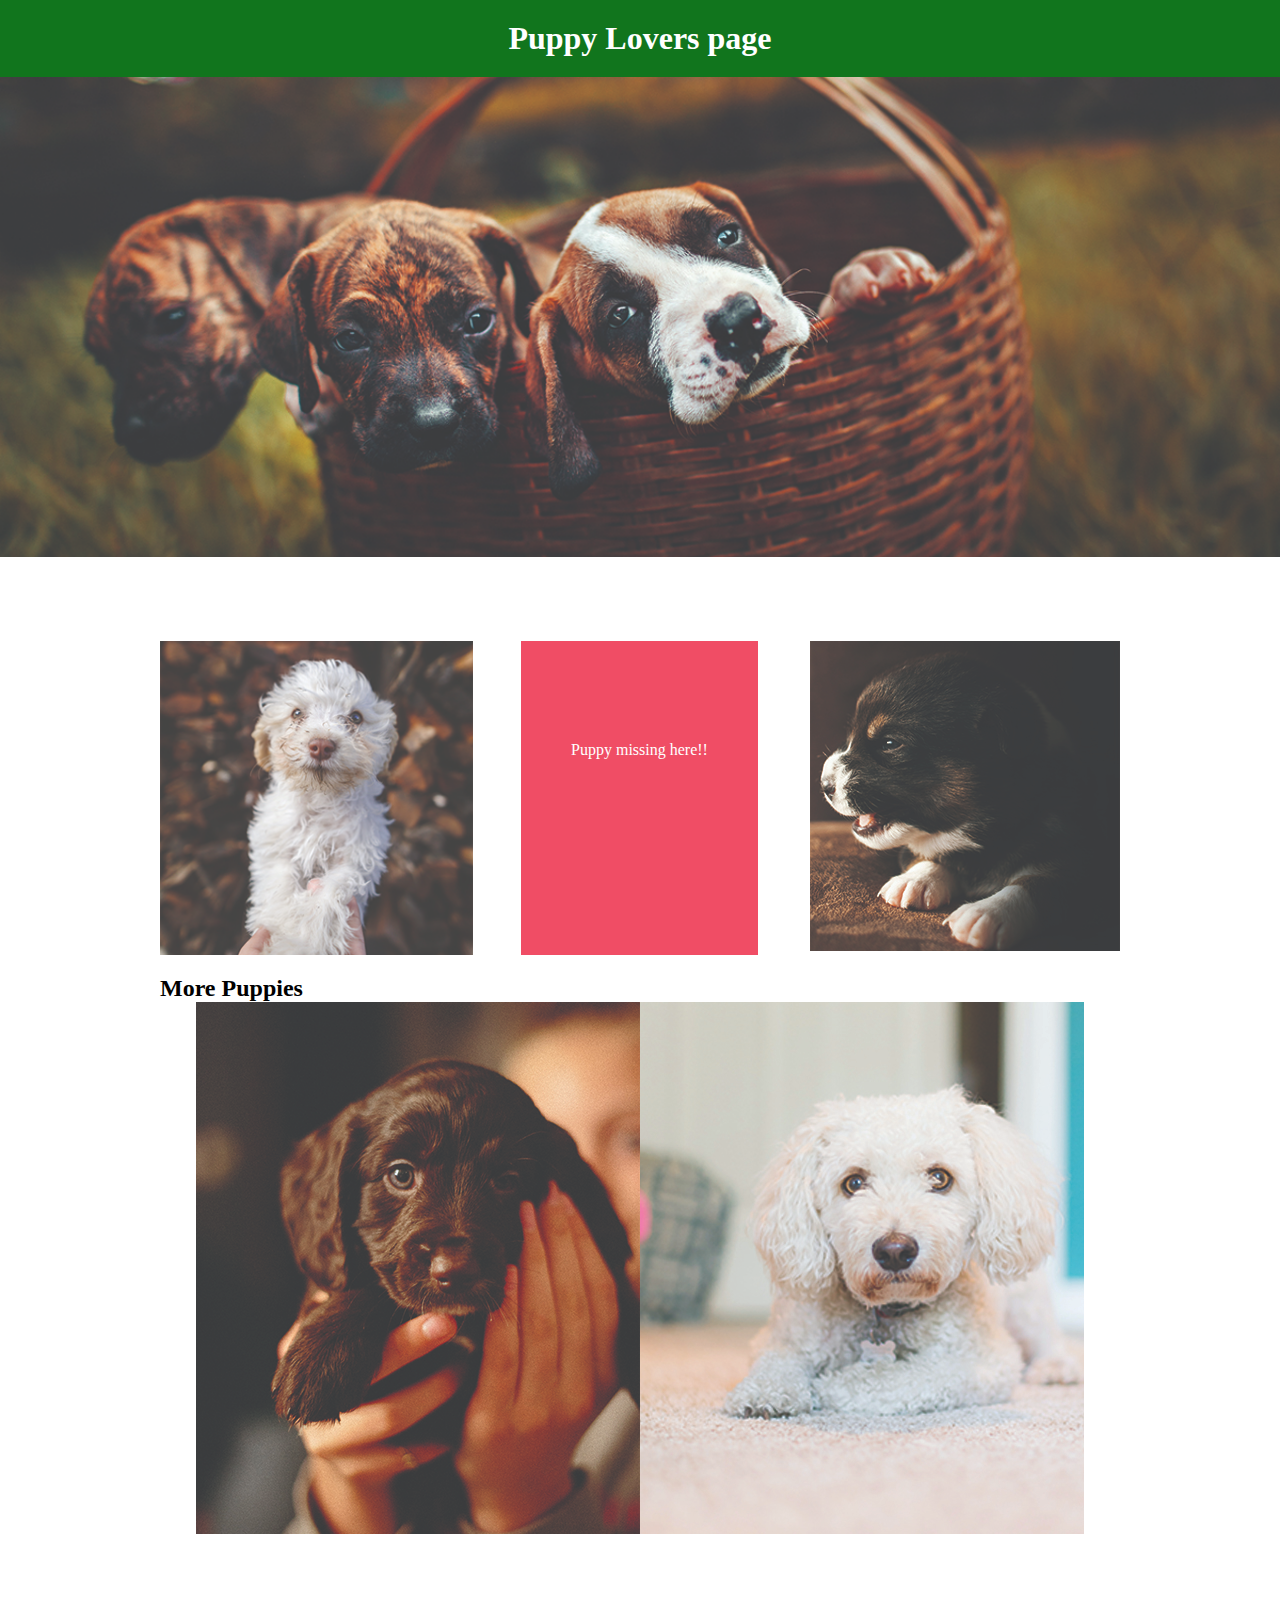
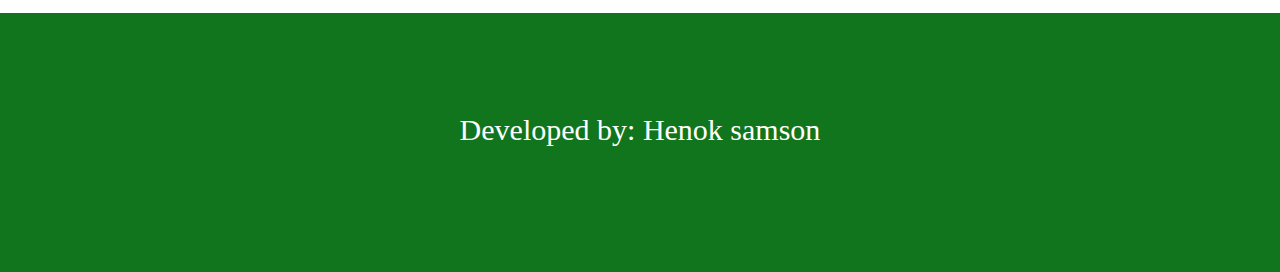
<file: Evangadi/Phase-1/Week-3/PuppyProject/Project/index.html>
<!DOCTYPE html>
<html lang="en">
  <head>
    <meta charset="UTF-8" />
    <meta name="viewport" content="width=device-width, initial-scale=1.0" />
    <title>Puppy Lovers page</title>
    <link href="https://cdn.jsdelivr.net/npm/bootstrap@5.3.2/dist/css/bootstrap.min.css" rel="stylesheet" integrity="sha384-T3c6CoIi6uLrA9TneNEoa7RxnatzjcDSCmG1MXxSR1GAsXEV/Dwwykc2MPK8M2HN" crossorigin="anonymous">
    <link rel="stylesheet" href="css/style.css" />
  </head>
  <body>
    <header id="main_heder" class="heder-foter">
      <div class="man-heder">
        <h1>Puppy Lovers page</h1>
      </div>
    </header>
    <section class="bunner">
      <div class="banner-puppy">
        <img src="images/banner-puppies.jpg" alt="banner puppies" />
      </div>
    </section>


    <section class="puppy-section1">
      <div class="fixed-container">
        <div class="puppy-one">
          <img src="images/puppy-1.jpg" alt="puppy one white puppy" />
        </div>
        <div class="missing-puppy">
          <div class="missing-wapper-puupy">
          <div>Puppy missing here!!</div>
        </div>
      </div>
        <div class="puppy-two">
          <img src="images/puppy-2.jpg" alt="puppy two" />
        </div>
      </div>
    </section>


    <section>
      <div class="fixed-container">
        <h2>More Puppies</h2>
    </section> </div>
    <section class="second-section">
      <div class="Puppy-black">
        <img src="images/puppy-3.jpg" alt="puppy 3" />
      </div>
      <div class="puppy-second-white">
        <img src="images/puppy-4.jpg" alt="" />
      </div>
    </section>
    <footer class=" footer-wp heder-foter">
      <p>Developed by: Henok samson</p>
    </footer>
  </body>
</html>
</file>
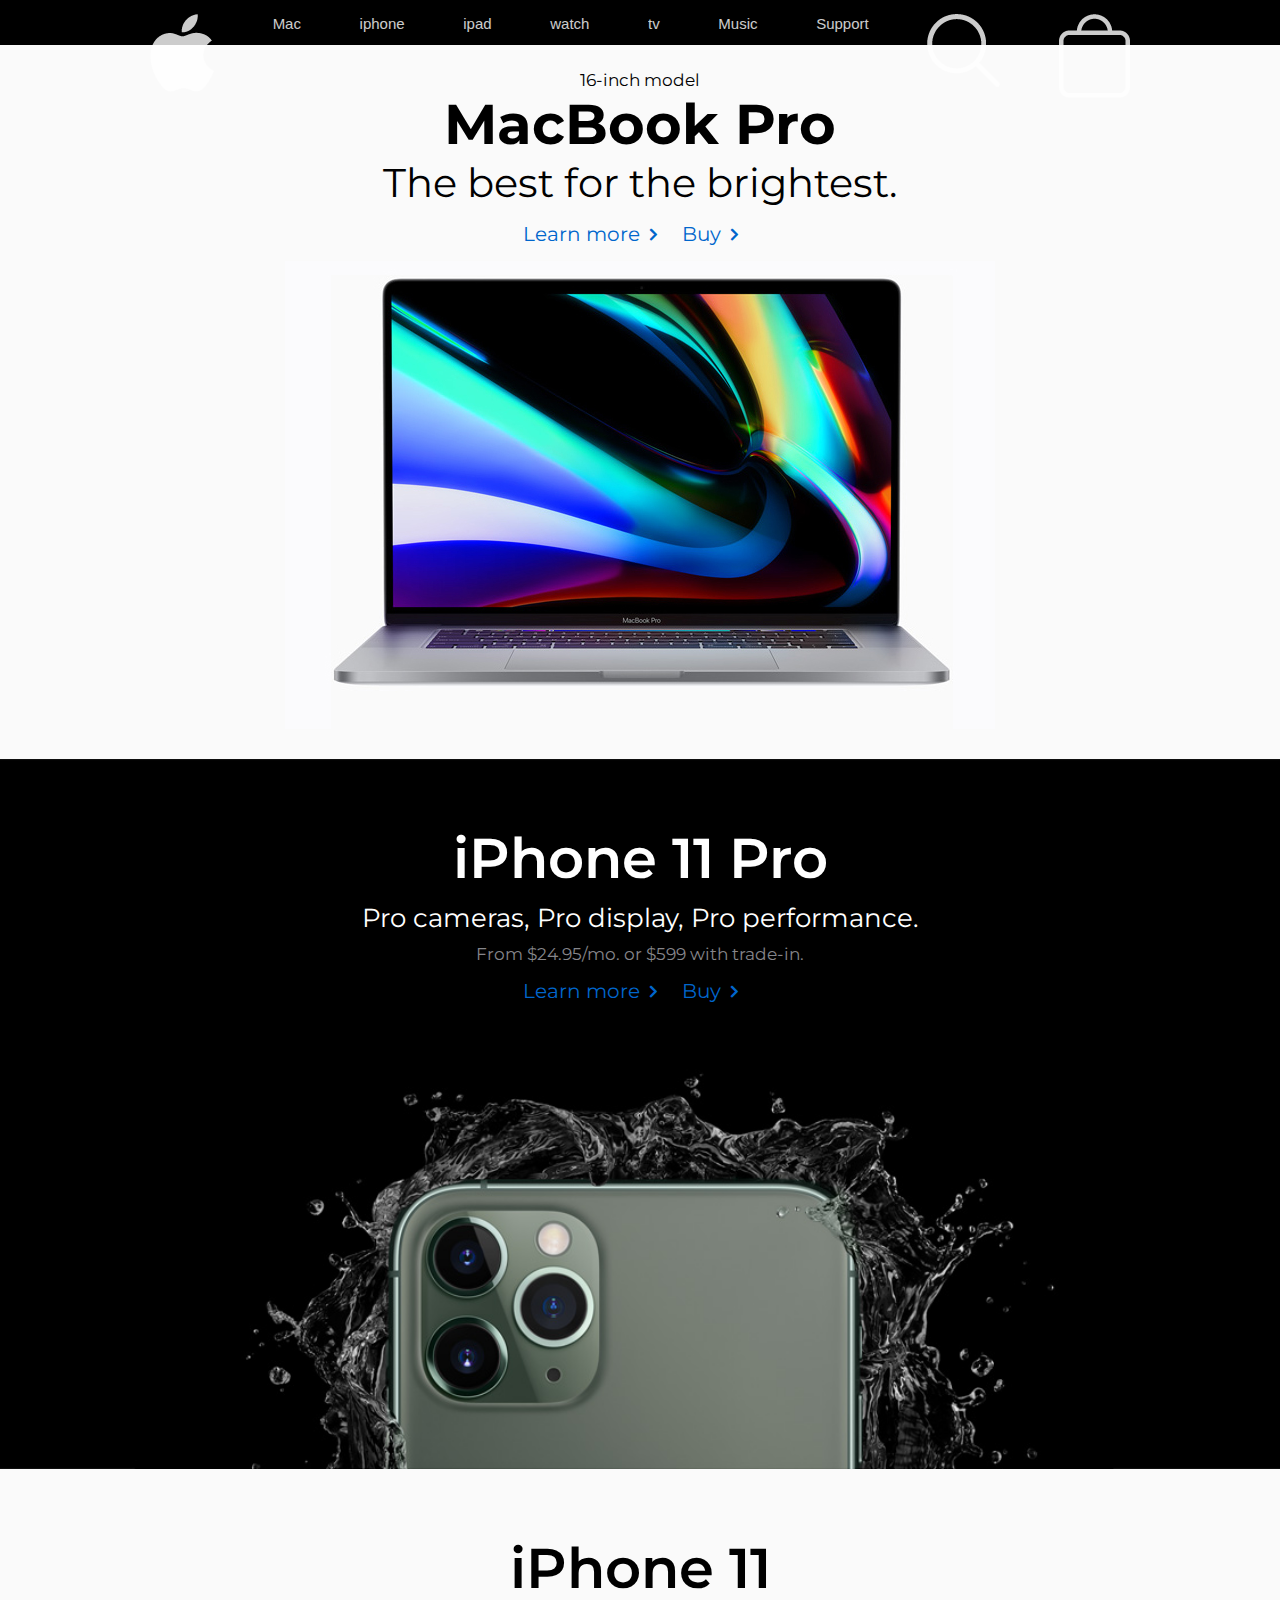
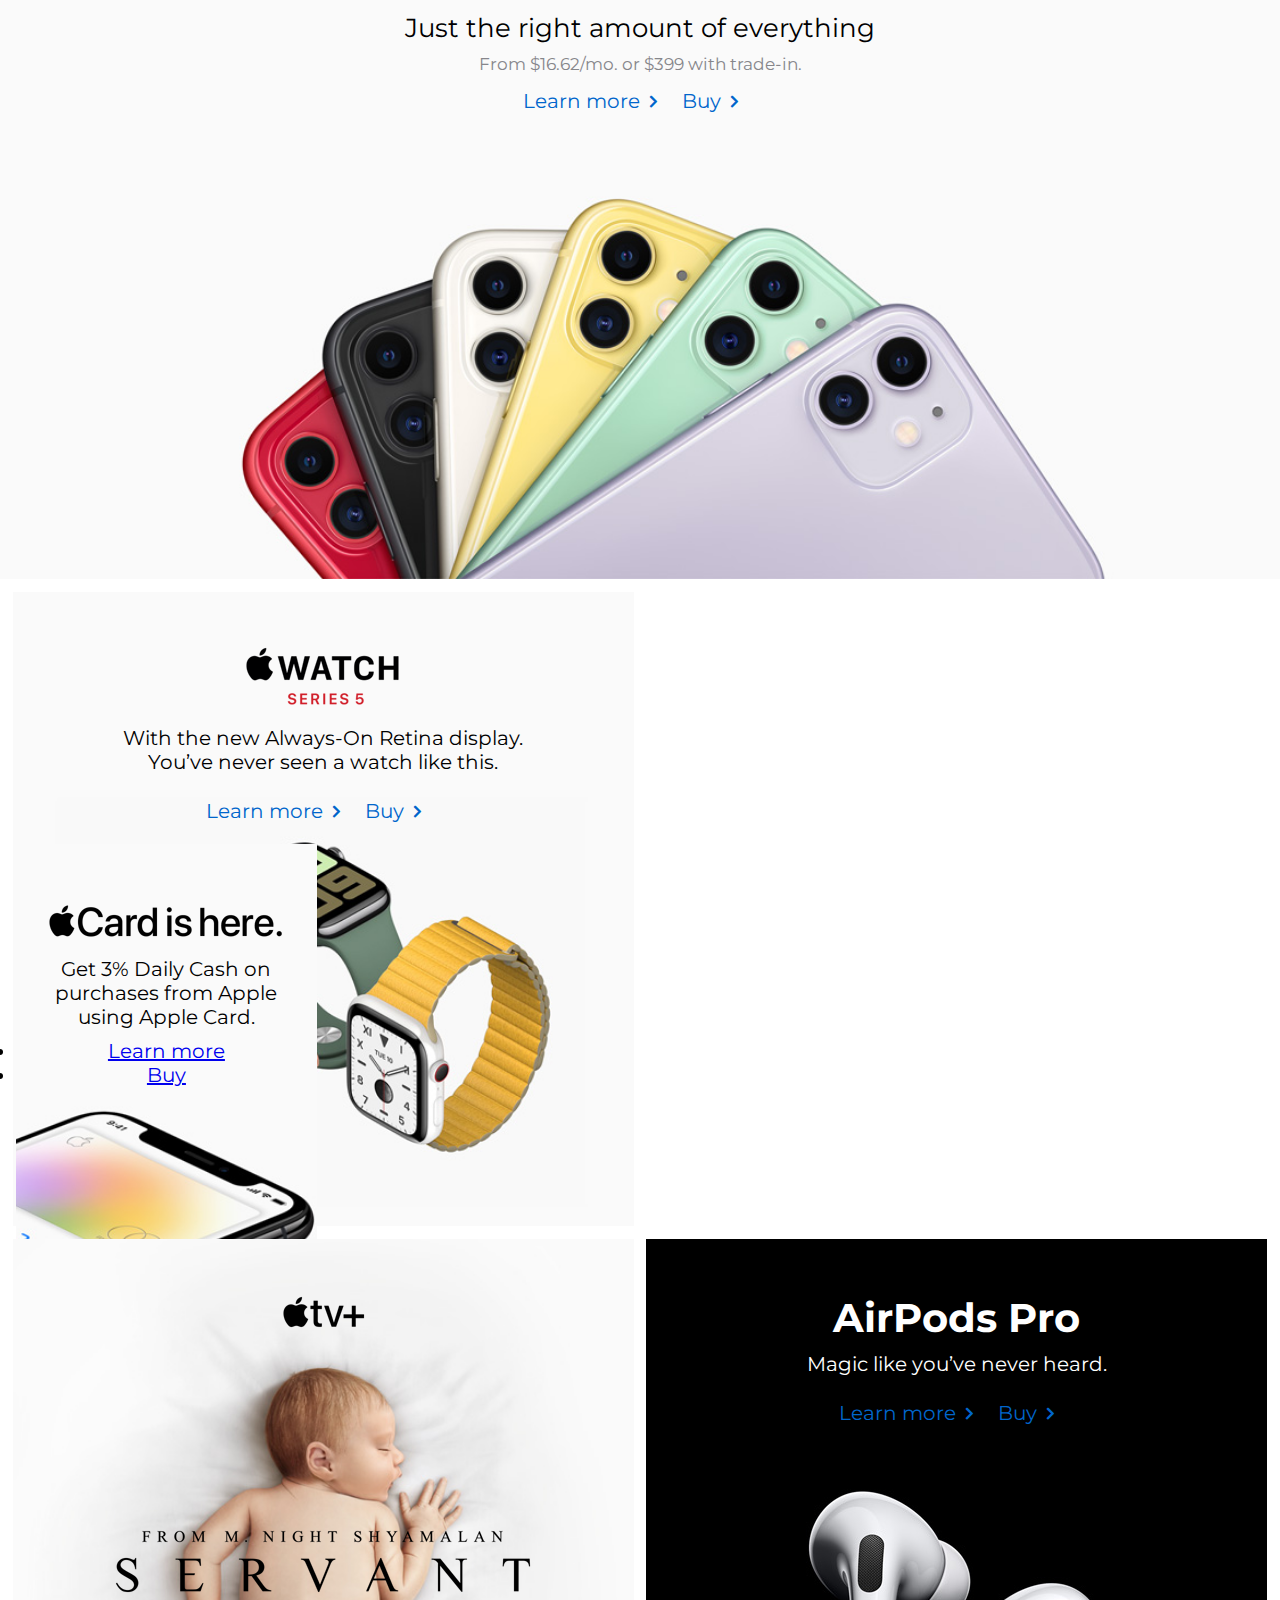
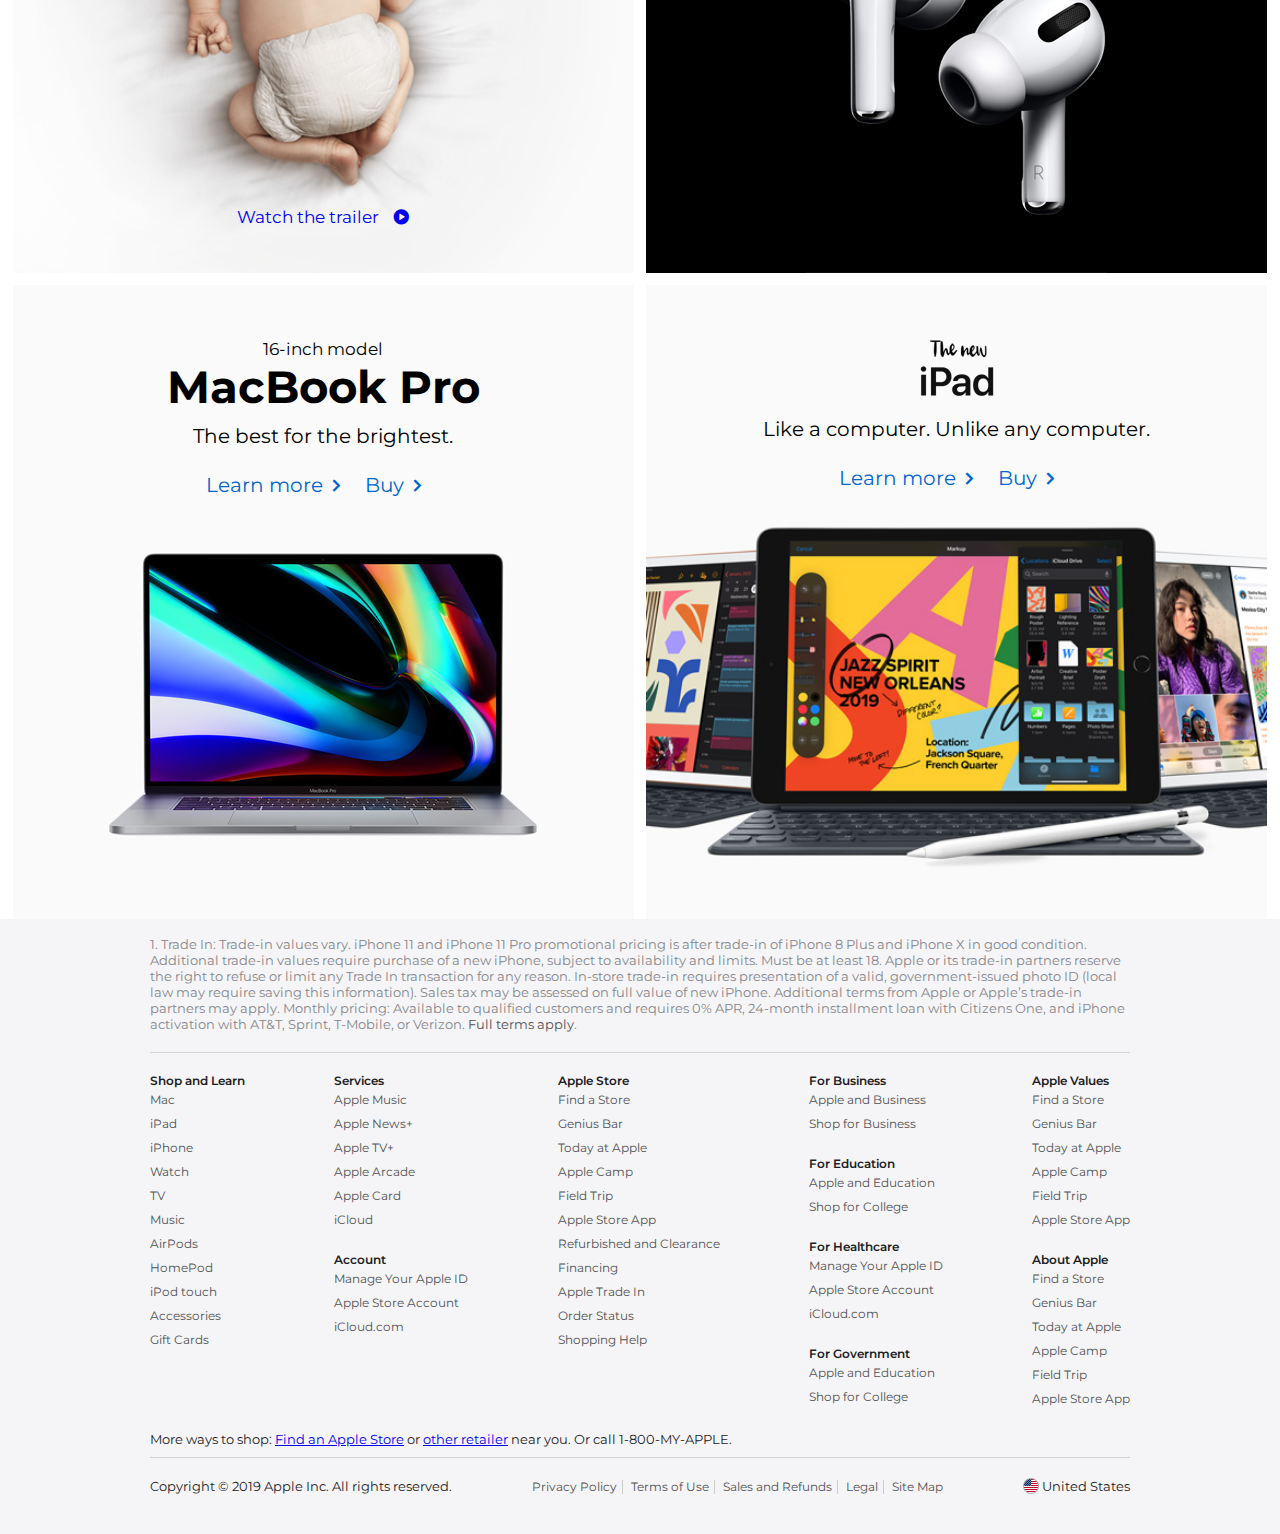
<file: Evangadi/Phase-1/Week-4/AppleProject/Project/index.html>
<!DOCTYPE html>
<html lang="en">
  <head>
    <meta charset="UTF-8" />
    <meta name="viewport" content="width=device-width, initial-scale=1.0" />
    <link rel="stylesheet" href="./css/style.css" />
    <link
      rel="stylesheet"
      href="https://maxcdn.bootstrapcdn.com/font-awesome/4.6.2/css/font-awesome.min.css"
    />
    <link
      href="https://fonts.googleapis.com/css?family=Montserrat:200,200i,300,300i,400,600,600i,700,700i,800,800i,900,900i&display=swap"
      rel="stylesheet"
    />
    <link
      href="https://cdn.jsdelivr.net/npm/bootstrap@5.3.2/dist/css/bootstrap.min.css"
      rel="stylesheet"
      integrity="sha384-T3c6CoIi6uLrA9TneNEoa7RxnatzjcDSCmG1MXxSR1GAsXEV/Dwwykc2MPK8M2HN"
      crossorigin="anonymous"
    />
    <title>Apple</title>
  </head>

  <body>
    <div class="outer-wapper">
      <header class="header-wrapper">
        <div class="internal-wrapper">
          <div class="header-links-wrapper">
            <ul>
              <li>
                <a href="/apple/"
                  ><img src="images/icons/logo.png" alt="apple-icon"
                /></a>
              </li>
              <li><a href="/mac/">Mac</a></li>
              <li><a href="#">iphone</a></li>
              <li><a href="#">ipad</a></li>
              <li><a href="#">watch</a></li>
              <li><a href="#">tv</a></li>
              <li><a href="#">Music</a></li>
              <li><a href="#">Support</a></li>
              <li>
                <a href="/search/"
                  ><img src="images/icons/search-icon.png" alt="search-img"
                /></a>
              </li>
              <li>
                <a href="/cart/"
                  ><img src="images/icons/cart.png" alt="cart"
                /></a>
              </li>
            </ul>
          </div>
        </div>
      </header>

      <section class="main-highlight-wrapper">
        <div class="internal-wrapper">
          <div class="model">16-inch model</div>

          <div class="product-title">MacBook Pro</div>

          <div class="brief-description">The best for the brightest.</div>

          <div class="links-wrapper">
            <ul>
              <li><a href="">Learn more</a></li>
              <li><a href="">Buy</a></li>
            </ul>
          </div>

          <div class="main-image-wrapper">
            <img src="./images/home/mac-laptop.jpg" />
          </div>
        </div>
      </section>

      <section class="second-hightlight-wrapper">
        <div class="internal-weapper">
          <div class="title-wraper">iPhone 11 Pro</div>

          <div class="description-wrapper">
            Pro cameras, Pro display, Pro performance.
          </div>

          <div class="price-wrapper">
            From $24.95/mo. or $599 with trade‑in.
          </div>

          <div class="links-wrapper">
            <ul>
              <li><a href="#">Learn more</a></li>
              <li><a href="#">Buy</a></li>
            </ul>
          </div>
        </div>
      </section>

      <section class="third-highlight-wrapper">
        <div class="internal-wrapper">
          <div class="title-wraper">iPhone 11</div>
          <div class="description-wrapper">
            Just the right amount of everything
          </div>

          <div class="price-wrapper">
            From $16.62/mo. or $399 with trade‑in.
          </div>
          <div class="links-wrapper">
            <ul>
              <li><a href="#">Learn more</a></li>
              <li><a href="#">Buy</a></li>
            </ul>
          </div>
        </div>
      </section>

      <section class="fourth-heghlight-wrapper">
        <div class="left-side-wrapper">
          <div class="top-logo-wrapper">
            <div class="logo-wrapper">
              <img src="./images/icons/watch-series5-logo.png" alt="WATCH 5" />
            </div>
            <div class="description-wraper">
              With the new Always-On Retina display.<br />
              You’ve never seen a watch like this.
            </div>
            <div class="links-wrapper">
              <ul>
                <li><a href="#">Learn more</a></li>
                <li><a href="#">Buy</a></li>
              </ul>
            </div>
          </div>

          <div class="right-side-wrapper">
            <div class="top-logo-wrapper">
              <div class="logo-wrapper">
                <img
                  src="./images/icons/apple-card-logo.png"
                  alt="card is here"
                />
              </div>
              <div class="description-wraper">
                Get 3% Daily Cash on purchases from Apple using Apple Card.
              </div>
              <div>
                <ul>
                  <li><a href="#">Learn more</a></li>
                  <li><a href="#">Buy</a></li>
                </ul>
              </div>
            </div>
          </div>
        </div>
      </section>

      <section class="fifth-heghlight-wrapper">
        <div class="left-side-wrapper">
          <div class="top-logo-wrapper">
            <div class="logo-wrapper">
              <img src="images/icons/apple-tv-logo.png" />
            </div>
          </div>

          <div class="tvshow-logo-wraper">
            <img src="images/icons/servant-logo.png" />
          </div>

          <div class="watch-more-wrapper">
            <a href="#">Watch the trailer</a>
          </div>
        </div>
        <div class="right-side-wrapper">
          <div class="top-logo-wrapper">
            <div class="logo-wrapper">AirPods Pro</div>
          </div>

          <div class="description-wraper">Magic like you’ve never heard.</div>

          <div class="links-wrapper">
            <ul>
              <li><a href="">Learn more</a></li>
              <li><a href="">Buy</a></li>
            </ul>
          </div>
        </div>
      </section>

      <section class="sixth-heghlight-wrapper">
        <div class="left-side-wrapper">
          <div class="model">16-inch model</div>

          <div class="product-title-small">MacBook Pro</div>

          <div class="description-wraper">The best for the brightest.</div>

          <div class="links-wrapper">
            <ul>
              <li><a href="">Learn more</a></li>
              <li><a href="">Buy</a></li>
            </ul>
          </div>
        </div>
        <div class="right-side-wrapper">
          <div class="top-logo-wrapper">
            <div class="logo-wrapper">
              <img src="images/icons/new-ipad-logo.png" />
            </div>
          </div>

          <div class="description-wraper">
            Like a computer. Unlike any computer.
          </div>

          <div class="links-wrapper">
            <ul>
              <li><a href="">Learn more</a></li>
              <li><a href="">Buy</a></li>
            </ul>
          </div>
        </div>
      </section>

      <footer class="footer-wrapper">
        <div class="internal-wrapper">
          <div class="upper-text-container">
            1. Trade In: Trade‑in values vary. iPhone 11 and iPhone 11 Pro
            promotional pricing is after trade‑in of iPhone 8 Plus and iPhone X
            in good condition. Additional trade‑in values require purchase of a
            new iPhone, subject to availability and limits. Must be at least 18.
            Apple or its trade-in partners reserve the right to refuse or limit
            any Trade In transaction for any reason. In‑store trade‑in requires
            presentation of a valid, government-issued photo ID (local law may
            require saving this information). Sales tax may be assessed on full
            value of new iPhone. Additional terms from Apple or Apple’s trade-in
            partners may apply. Monthly pricing: Available to qualified
            customers and requires 0% APR, 24‑month installment loan with
            Citizens One, and iPhone activation with AT&T, Sprint, T‑Mobile, or
            Verizon. <a href="#"> Full terms apply</a>.
          </div>
          <div class="footer-links-wrapper">
            <div class="links-wrapper-1">
              <h3>Shop and Learn</h3>
              <ul>
                <li><a href="#">Mac</a></li>
                <li><a href="#">iPad</a></li>
                <li><a href="#">iPhone</a></li>
                <li><a href="#">Watch</a></li>
                <li><a href="#">TV</a></li>
                <li><a href="#">Music</a></li>
                <li><a href="#">AirPods</a></li>
                <li><a href="#">HomePod</a></li>
                <li><a href="#">iPod touch</a></li>
                <li><a href="#">Accessories</a></li>
                <li><a href="#">Gift Cards</a></li>
              </ul>
            </div>
            <div class="links-wrapper-2">
              <h3>Services</h3>
              <ul>
                <li><a href="#">Apple Music</a></li>
                <li><a href="#">Apple News+</a></li>
                <li><a href="#">Apple TV+</a></li>
                <li><a href="#">Apple Arcade</a></li>
                <li><a href="#">Apple Card</a></li>
                <li><a href="#">iCloud</a></li>
              </ul>
              <h3>Account</h3>
              <ul>
                <li><a href="#">Manage Your Apple ID</a></li>
                <li><a href="#">Apple Store Account</a></li>
                <li><a href="#">iCloud.com</a></li>
              </ul>
            </div>
            <div class="links-wrapper-3">
              <h3>Apple Store</h3>
              <ul>
                <li><a href="#">Find a Store</a></li>
                <li><a href="#">Genius Bar</a></li>
                <li><a href="#">Today at Apple</a></li>
                <li><a href="#">Apple Camp</a></li>
                <li><a href="#">Field Trip</a></li>
                <li><a href="#">Apple Store App</a></li>
                <li><a href="#">Refurbished and Clearance</a></li>
                <li><a href="#">Financing</a></li>
                <li><a href="#">Apple Trade In</a></li>
                <li><a href="#">Order Status</a></li>
                <li><a href="#">Shopping Help</a></li>
              </ul>
            </div>
            <div class="links-wrapper-4">
              <h3>For Business</h3>
              <ul>
                <li><a href="#">Apple and Business</a></li>
                <li><a href="#">Shop for Business</a></li>
              </ul>
              <h3>For Education</h3>
              <ul>
                <li><a href="#">Apple and Education</a></li>
                <li><a href="#">Shop for College</a></li>
              </ul>
              <h3>For Healthcare</h3>
              <ul>
                <li><a href="#">Manage Your Apple ID</a></li>
                <li><a href="#">Apple Store Account</a></li>
                <li><a href="#">iCloud.com</a></li>
              </ul>
              <h3>For Government</h3>
              <ul>
                <li><a href="#">Apple and Education</a></li>
                <li><a href="#">Shop for College</a></li>
              </ul>
            </div>

            <div class="links-wrapper-5">
              <h3>Apple Values</h3>
              <ul>
                <li><a href="#">Find a Store</a></li>
                <li><a href="#">Genius Bar</a></li>
                <li><a href="#">Today at Apple</a></li>
                <li><a href="#">Apple Camp</a></li>
                <li><a href="#">Field Trip</a></li>
                <li><a href="#">Apple Store App</a></li>
              </ul>
              <h3>About Apple</h3>
              <ul>
                <li><a href="#">Find a Store</a></li>
                <li><a href="#">Genius Bar</a></li>
                <li><a href="#">Today at Apple</a></li>
                <li><a href="#">Apple Camp</a></li>
                <li><a href="#">Field Trip</a></li>
                <li><a href="#">Apple Store App</a></li>
              </ul>
            </div>
          </div>
          <div class="my-apple-wrapper">
            More ways to shop: <a href="#">Find an Apple Store</a> or
            <a href="#">other retailer</a> near you. Or call 1-800-MY-APPLE.
          </div>
          <div class="copyright-wrapper">
            <div class="copyright">
              Copyright © 2019 Apple Inc. All rights reserved.
            </div>
            <div class="footer-links-terms">
              <ul>
                <li><a href="#">Privacy Policy</a></li>
                <li><a href="#">Terms of Use</a></li>
                <li><a href="#">Sales and Refunds</a></li>
                <li><a href="#">Legal</a></li>
                <li><a href="#">Site Map</a></li>
              </ul>
            </div>
            <div class="footer-country">
              <div class="flag-wrapper"><img src="images/icons/16.png" /></div>
              <div class="footer-country-name">United States</div>
            </div>
          </div>
        </div>
      </footer>
    </div>
  </body>
</html>
</file>
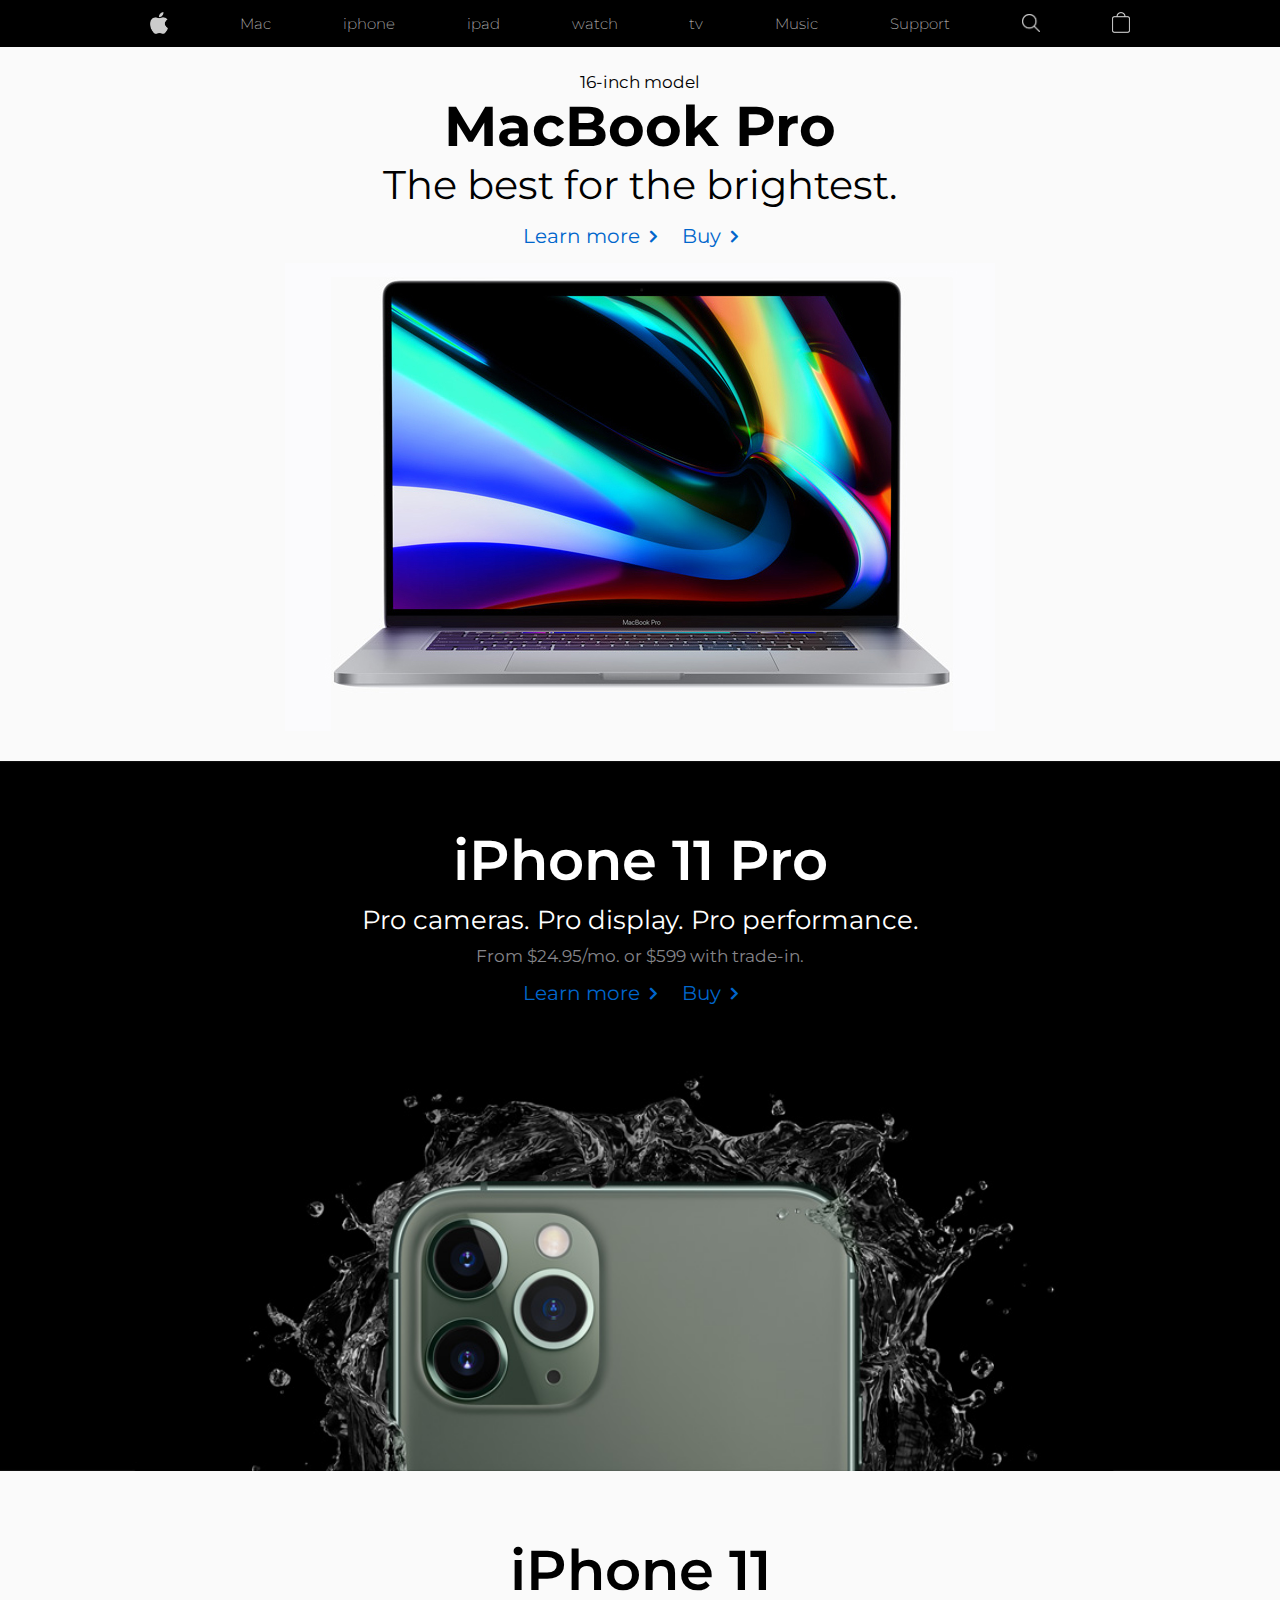
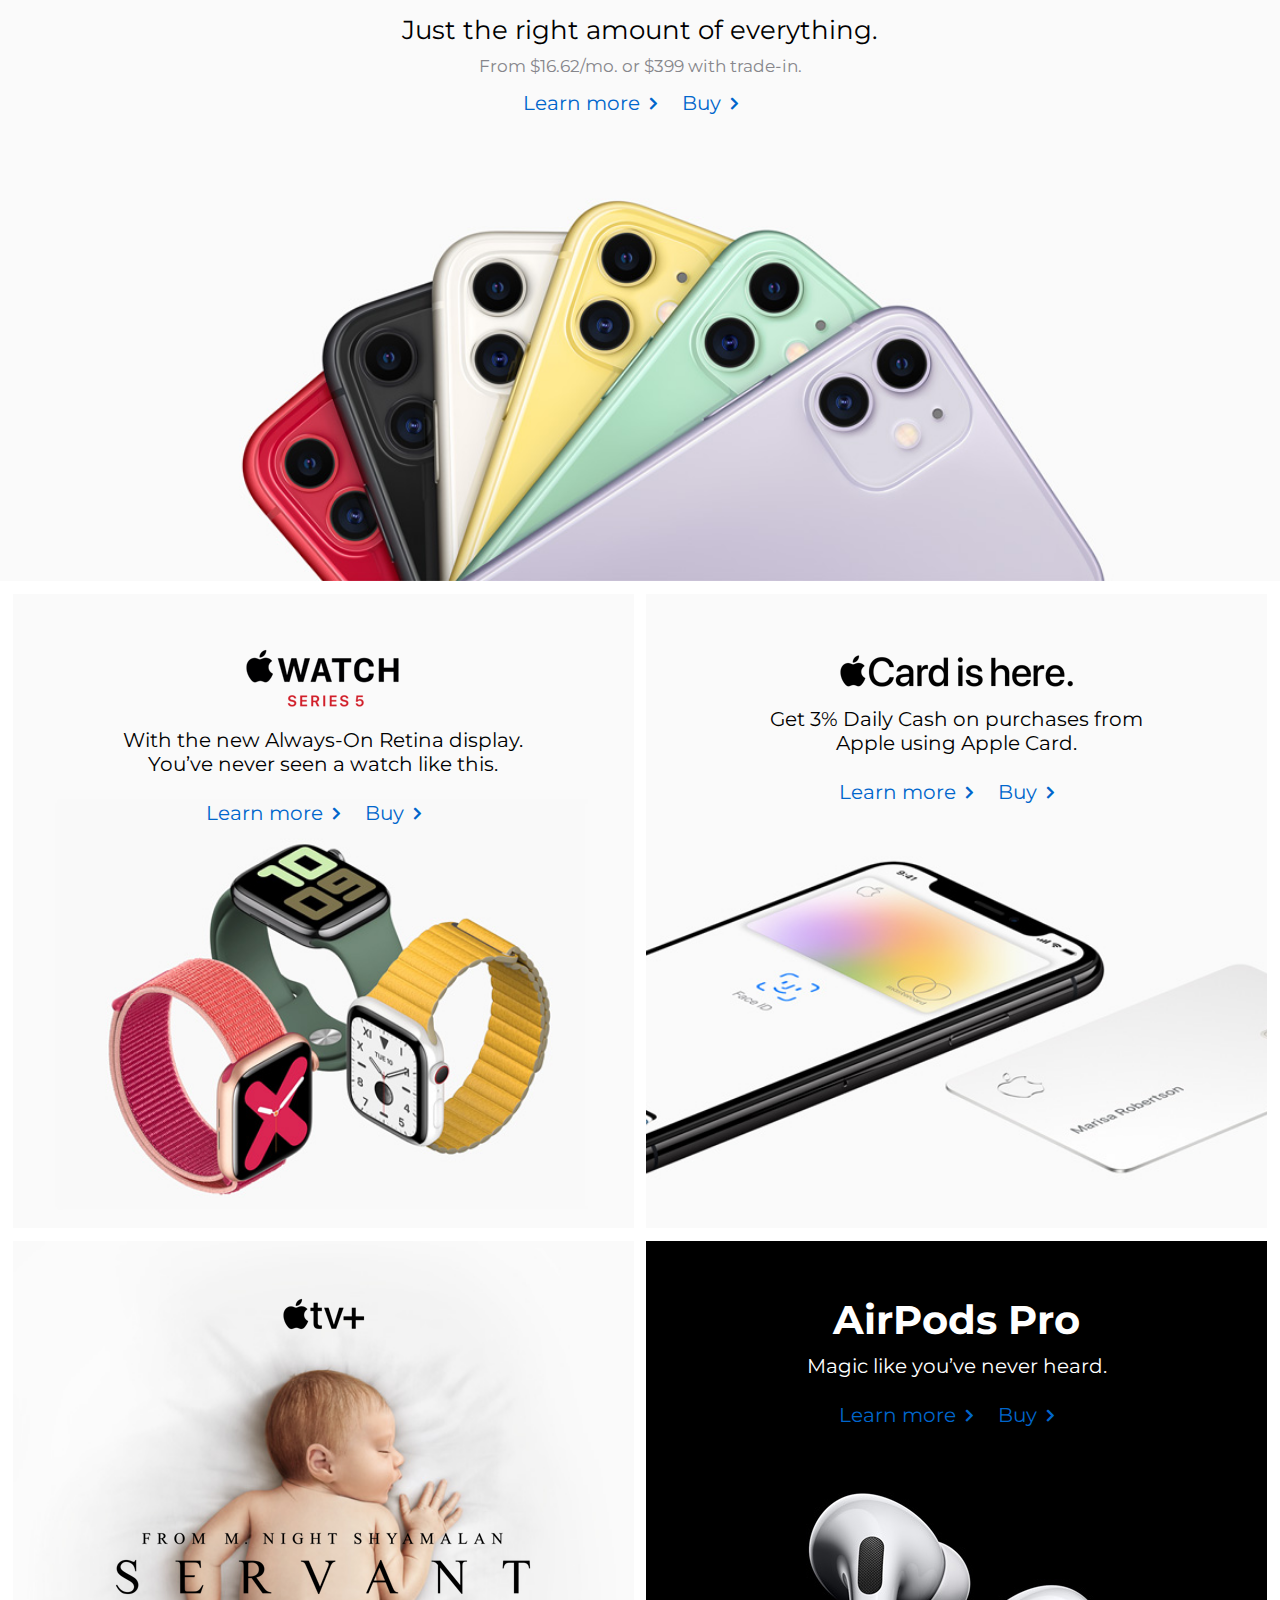
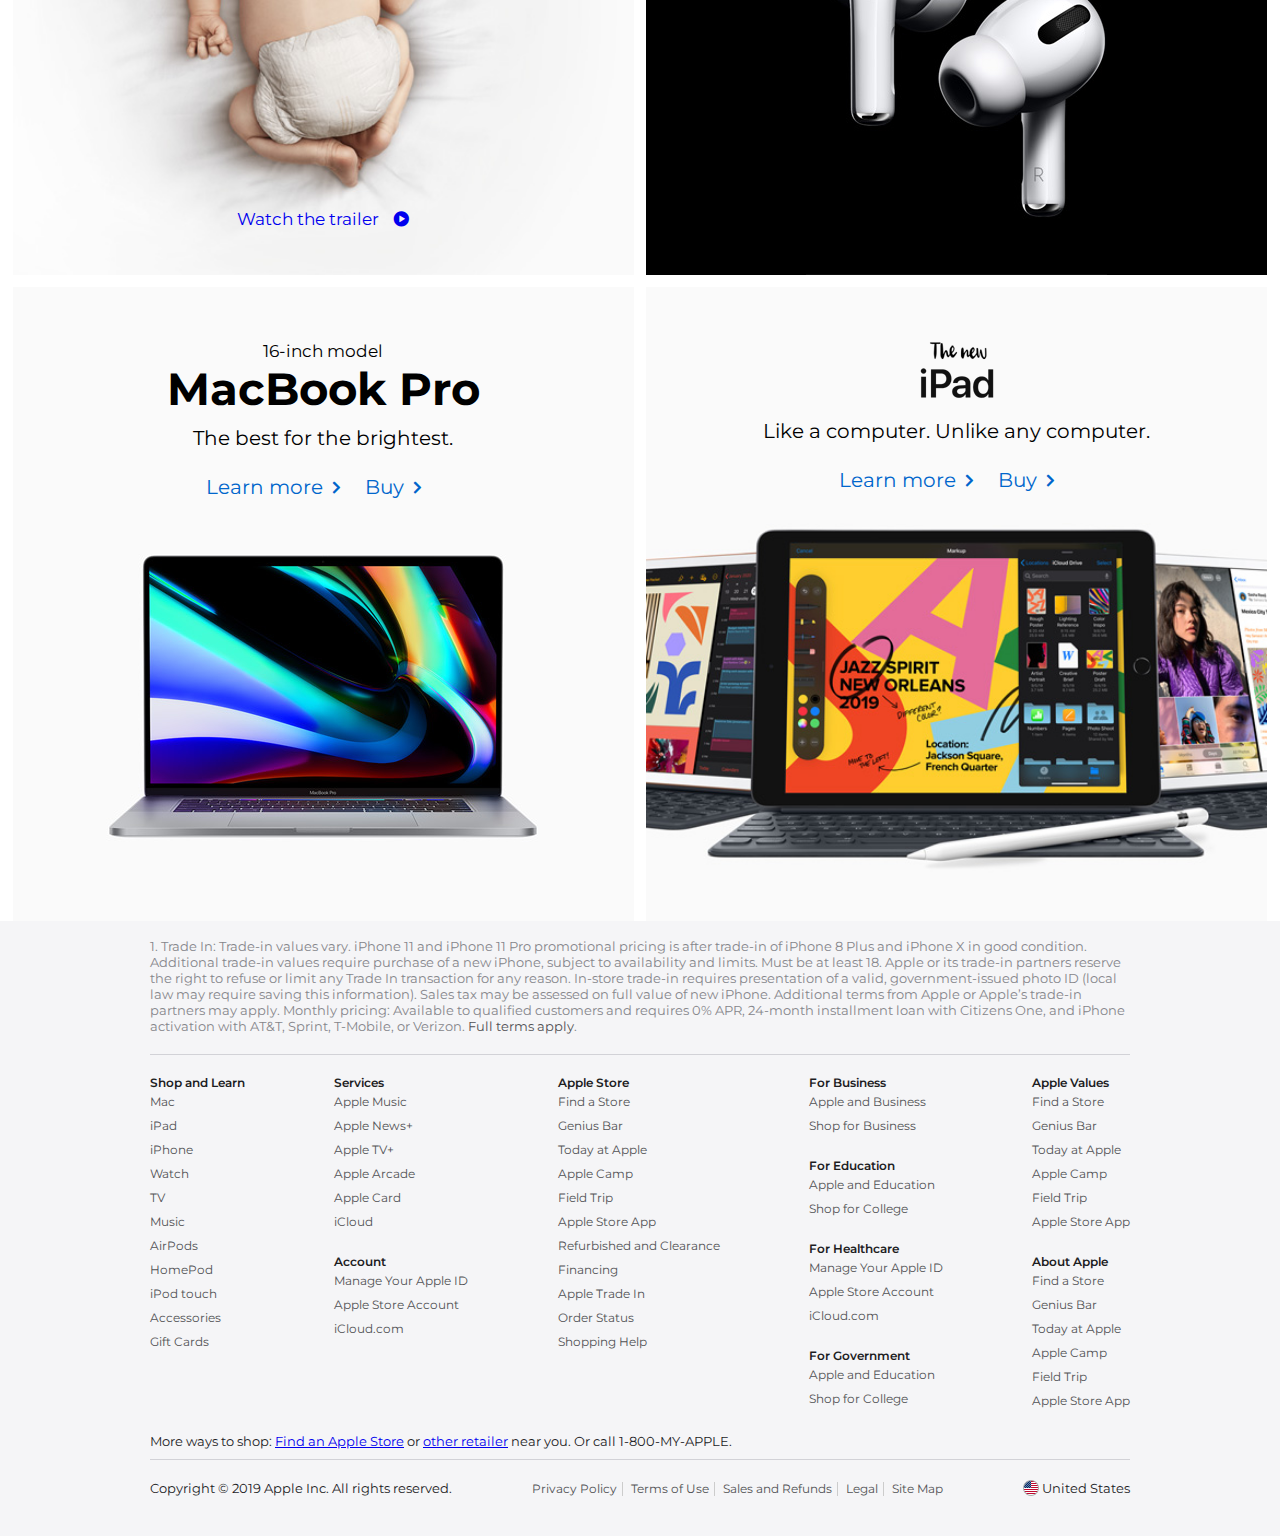
<file: Evangadi/Phase-1/Week-4/resoures/apple-html-css-replica/index.html>
<!DOCTYPE html>
<html>
<head>
	<title>Apple Website</title>
	<link rel="stylesheet" type="text/css" href="css/styles.css">

	<!-- Link to the Font-Awesome Font -->
	<!-- This font gives us the option to use emojies, symbols, common logos and icons as a font -->
	<link rel="stylesheet" href="https://maxcdn.bootstrapcdn.com/font-awesome/4.6.2/css/font-awesome.min.css">

	<!-- Link to Montserrat font on Google Fonts-->
	<link href="https://fonts.googleapis.com/css?family=Montserrat:200,200i,300,300i,400,600,600i,700,700i,800,800i,900,900i&display=swap" rel="stylesheet">

</head>
<body>
	<div class="outer-wrapper"> 
		<header class="header-wrapper">
			<div class="internal-wrapper"> 
				<div class="header-links-wrapper">
					<ul>
						<li class="logo-link"><a href="/"><img src="images/icons/logo.png"></a></li>
						<li><a href="/mac/">Mac</a></li>
						<li><a href="#">iphone</a></li>
						<li><a href="#">ipad</a></li>
						<li><a href="#">watch</a></li>
						<li><a href="#">tv</a></li>
						<li><a href="#">Music</a></li>
						<li><a href="#">Support</a></li>
						<li class="search-link"><a href="/search/"><img src="images/icons/search-icon.png"></a></li>
						<li class="cart-link"><a  href="/cart/"><img src="images/icons/cart.png"></a></li>
					</ul>					
				</div>
			</div>
		</header>

		<section class="main-highlight-wrapper">
			<div class="internal-wrapper"> 
				<div class="model">
					16-inch model
				</div>

				<div class="product-title">
					MacBook Pro
				</div>

				<div class="brief-description">
					The best for the brightest.
				</div>

				<div class="links-wrapper">
					<ul>
						<li><a href="">Learn more</a></li>
						<li><a href="">Buy</a></li>
					</ul> 
				</div>

				<div class="main-image-wrapper">
					<img src="images/home/mac-laptop.jpg"/>
				</div>

			</div>
		</section> 

		<section class="second-hightlight-wrapper">
			<div class="internal-wrapper">
				<div class="title-wraper">
					iPhone 11 Pro 
				</div> 

				<div class="description-wrapper">
					Pro cameras. Pro display. Pro performance.
				</div>

				<div class="price-wrapper">
					From $24.95/mo. or $599 with trade‑in.
				</div>

				<div class="links-wrapper">
					<ul>
						<li><a href="">Learn more</a></li>
						<li><a href="">Buy</a></li>
					</ul> 
				</div>
			</div>
		</section>

		<section class="third-highlight-wrapper">
			<div class="internal-wrapper">
				<div class="title-wraper">
					iPhone 11 
				</div> 
				<div class="description-wrapper">
					Just the right amount of everything.
				</div>
				<div class="price-wrapper">
					From $16.62/mo. or $399 with trade‑in.
				</div>
				<div class="links-wrapper">
					<ul>
						<li><a href="">Learn more</a></li>
						<li><a href="">Buy</a></li>
					</ul> 
				</div>
			</div>
		</section>




		
		<section class="fourth-heghlight-wrapper">
			<div class="left-side-wrapper">
				<div class="top-logo-wrapper">
					<div class="logo-wrapper">
						<img src="images/icons/watch-series5-logo.png">
					</div>
				</div>
				<div class="description-wraper">
					With the new Always-On Retina display.<br>
					You’ve never seen a watch like this.
				</div>
				<div class="links-wrapper">
					<ul>
						<li><a href="">Learn more</a></li>
						<li><a href="">Buy</a></li>
					</ul> 
				</div>
			</div>
			<div class="right-side-wrapper">
				<div class="top-logo-wrapper">
					<div class="logo-wrapper">
						<img src="images/icons/apple-card-logo.png">
					</div>
				</div>
				<div class="description-wraper">
					Get 3% Daily Cash on purchases from Apple using Apple Card.
				</div>
				<div class="links-wrapper">
					<ul>
						<li><a href="">Learn more</a></li>
						<li><a href="">Buy</a></li>
					</ul> 
				</div>
			</div>	
		</section>
		<section class="fifth-heghlight-wrapper"> 
			<div class="left-side-wrapper">
				<div class="top-logo-wrapper">
					<div class="logo-wrapper">
						<img src="images/icons/apple-tv-logo.png">
					</div>
				</div>

				<div class="tvshow-logo-wraper">
					<img src="images/icons/servant-logo.png">
				</div>

				<div class="watch-more-wrapper">
					<a href="#">Watch the trailer</a>
				</div>
			</div>
			<div class="right-side-wrapper">
				<div class="top-logo-wrapper">
					<div class="logo-wrapper">
						AirPods Pro
					</div>
				</div>

				<div class="description-wraper">
					Magic like you’ve never heard.
				</div>

				<div class="links-wrapper">
					<ul>
						<li><a href="">Learn more</a></li>
						<li><a href="">Buy</a></li>
					</ul> 
				</div>
			</div>	
		</section>
		<section class="sixth-heghlight-wrapper"> 
			<div class="left-side-wrapper">
				<div class="model">
					16-inch model
				</div>

				<div class="product-title-small">
					MacBook Pro
				</div>

				<div class="description-wraper">
					The best for the brightest.
				</div>

				<div class="links-wrapper">
					<ul>
						<li><a href="">Learn more</a></li>
						<li><a href="">Buy</a></li>
					</ul> 
				</div>
			</div>
			<div class="right-side-wrapper">
				<div class="top-logo-wrapper">
					<div class="logo-wrapper">
						<img src="images/icons/new-ipad-logo.png">
					</div>
				</div>

				<div class="description-wraper">
					Like a computer. Unlike any computer.
				</div>

				<div class="links-wrapper">
					<ul>
						<li><a href="">Learn more</a></li>
						<li><a href="">Buy</a></li>
					</ul> 
				</div>
			</div>	
		</section>





		<footer class="footer-wrapper">
			<div class="internal-wrapper"> 
				<div class="upper-text-container">
					1. Trade In: Trade‑in values vary. iPhone 11 and iPhone 11 Pro promotional pricing is after trade‑in of iPhone 8 Plus and iPhone X in good condition. Additional trade‑in values require purchase of a new iPhone, subject to availability and limits. Must be at least 18. Apple or its trade-in partners reserve the right to refuse or limit any Trade In transaction for any reason. In‑store trade‑in requires presentation of a valid, government-issued photo ID (local law may require saving this information). Sales tax may be assessed on full value of new iPhone. Additional terms from Apple or Apple’s trade-in partners may apply. Monthly pricing: Available to qualified customers and requires 0% APR, 24‑month installment loan with Citizens One, and iPhone activation with AT&T, Sprint, T‑Mobile, or Verizon. <a href="#"> Full terms apply</a>.
				</div>
				<div class="footer-links-wrapper"> 
					<div class="links-wrapper-1">
						<h3>Shop and Learn</h3>
						<ul>
							<li><a href="#">Mac</a></li>
							<li><a href="#">iPad</a></li>
							<li><a href="#">iPhone</a></li>
							<li><a href="#">Watch</a></li>
							<li><a href="#">TV</a></li>
							<li><a href="#">Music</a></li>
							<li><a href="#">AirPods</a></li>
							<li><a href="#">HomePod</a></li>
							<li><a href="#">iPod touch</a></li>
							<li><a href="#">Accessories</a></li>
							<li><a href="#">Gift Cards</a></li>
						</ul>
					</div> 
					<div class="links-wrapper-2">
						<h3>Services</h3>
						<ul>
							<li><a href="#">Apple Music</a></li>
							<li><a href="#">Apple News+</a></li>
							<li><a href="#">Apple TV+</a></li>
							<li><a href="#">Apple Arcade</a></li>
							<li><a href="#">Apple Card</a></li>
							<li><a href="#">iCloud</a></li>
						</ul>
						<h3>Account</h3>
						<ul>
							<li><a href="#">Manage Your Apple ID</a></li>
							<li><a href="#">Apple Store Account</a></li>
							<li><a href="#">iCloud.com</a></li>
						</ul>					
					</div> 
					<div class="links-wrapper-3">
						<h3>Apple Store</h3>
						<ul>
							<li><a href="#">Find a Store</a></li>
							<li><a href="#">Genius Bar</a></li>
							<li><a href="#">Today at Apple</a></li>
							<li><a href="#">Apple Camp</a></li>
							<li><a href="#">Field Trip</a></li>
							<li><a href="#">Apple Store App</a></li>
							<li><a href="#">Refurbished and Clearance</a></li>
							<li><a href="#">Financing</a></li>
							<li><a href="#">Apple Trade In</a></li>
							<li><a href="#">Order Status</a></li>
							<li><a href="#">Shopping Help</a></li>
						</ul>
					</div> 
					<div class="links-wrapper-4">
						<h3>For Business</h3>
						<ul>
							<li><a href="#">Apple and Business</a></li>
							<li><a href="#">Shop for Business</a></li>
						</ul>		
						<h3>For Education</h3>
						<ul>
							<li><a href="#">Apple and Education</a></li>
							<li><a href="#">Shop for College</a></li>
						</ul>
						<h3>For Healthcare</h3>
						<ul>
							<li><a href="#">Manage Your Apple ID</a></li>
							<li><a href="#">Apple Store Account</a></li>
							<li><a href="#">iCloud.com</a></li>
						</ul>	
						<h3>For Government</h3>
						<ul>
							<li><a href="#">Apple and Education</a></li>
							<li><a href="#">Shop for College</a></li>
						</ul>
					</div> 

					<div class="links-wrapper-5">
						<h3>Apple Values</h3>
						<ul>
							<li><a href="#">Find a Store</a></li>
							<li><a href="#">Genius Bar</a></li>
							<li><a href="#">Today at Apple</a></li>
							<li><a href="#">Apple Camp</a></li>
							<li><a href="#">Field Trip</a></li>
							<li><a href="#">Apple Store App</a></li>
						</ul>
						<h3>About Apple</h3>
						<ul>
							<li><a href="#">Find a Store</a></li>
							<li><a href="#">Genius Bar</a></li>
							<li><a href="#">Today at Apple</a></li>
							<li><a href="#">Apple Camp</a></li>
							<li><a href="#">Field Trip</a></li>
							<li><a href="#">Apple Store App</a></li>
						</ul>						
					</div> 
				</div>
				<div class="my-apple-wrapper"> 
					More ways to shop: <a href="#">Find an Apple Store</a> or <a href="#">other retailer</a> near you. Or call 1-800-MY-APPLE.
				</div>
				<div class="copyright-wrapper">
					<div class="copyright">
						Copyright © 2019 Apple Inc. All rights reserved.
					</div>
					<div class="footer-links-terms">
						<ul>
							<li><a href="#">Privacy Policy</a></li>
							<li><a href="#">Terms of Use</a></li>
							<li><a href="#">Sales and Refunds</a></li>
							<li><a href="#">Legal</a></li>
							<li><a href="#">Site Map</a></li>
						</ul>
					</div>
					<div class="footer-country">
						<div class="flag-wrapper"><img src="images/icons/16.png"></div> <div class="footer-country-name">United States</div> 
					</div>
				</div>
			</div>
		</footer> 
	</div>


</body>
</html>
</file>
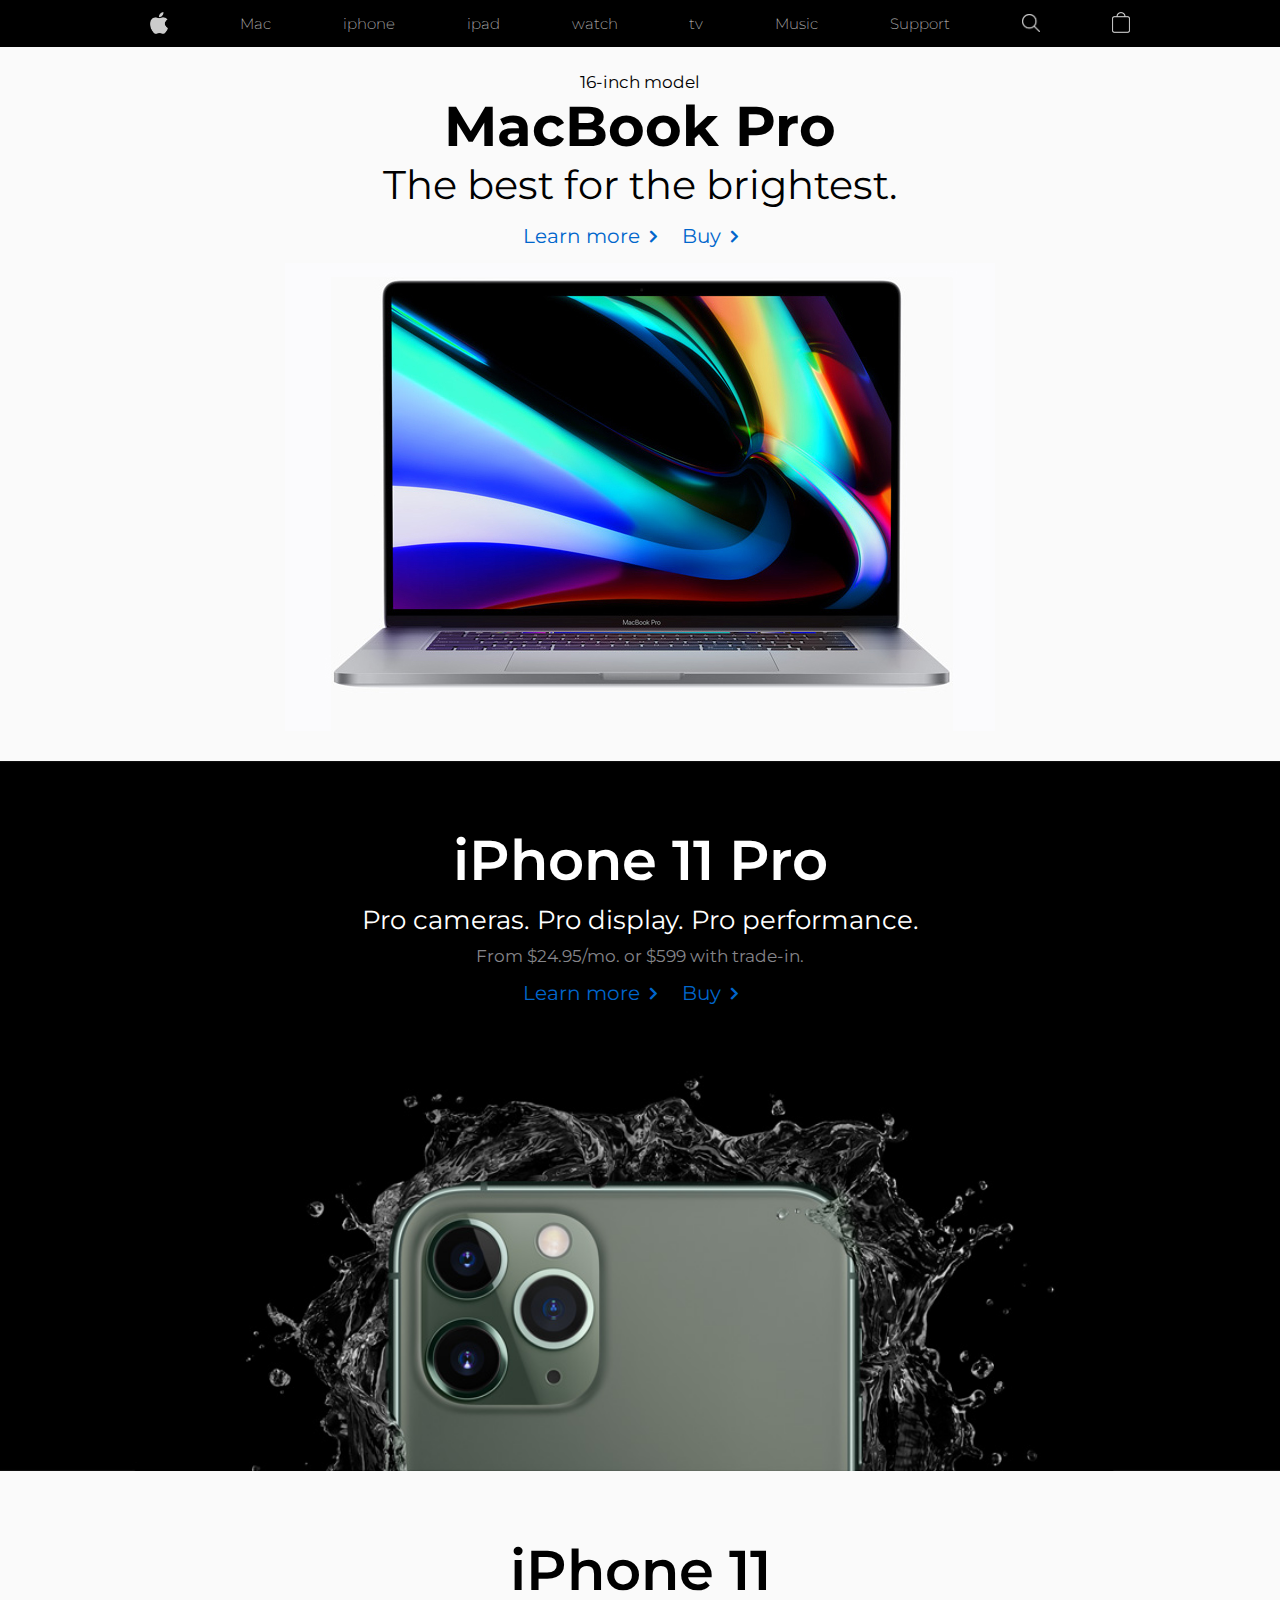
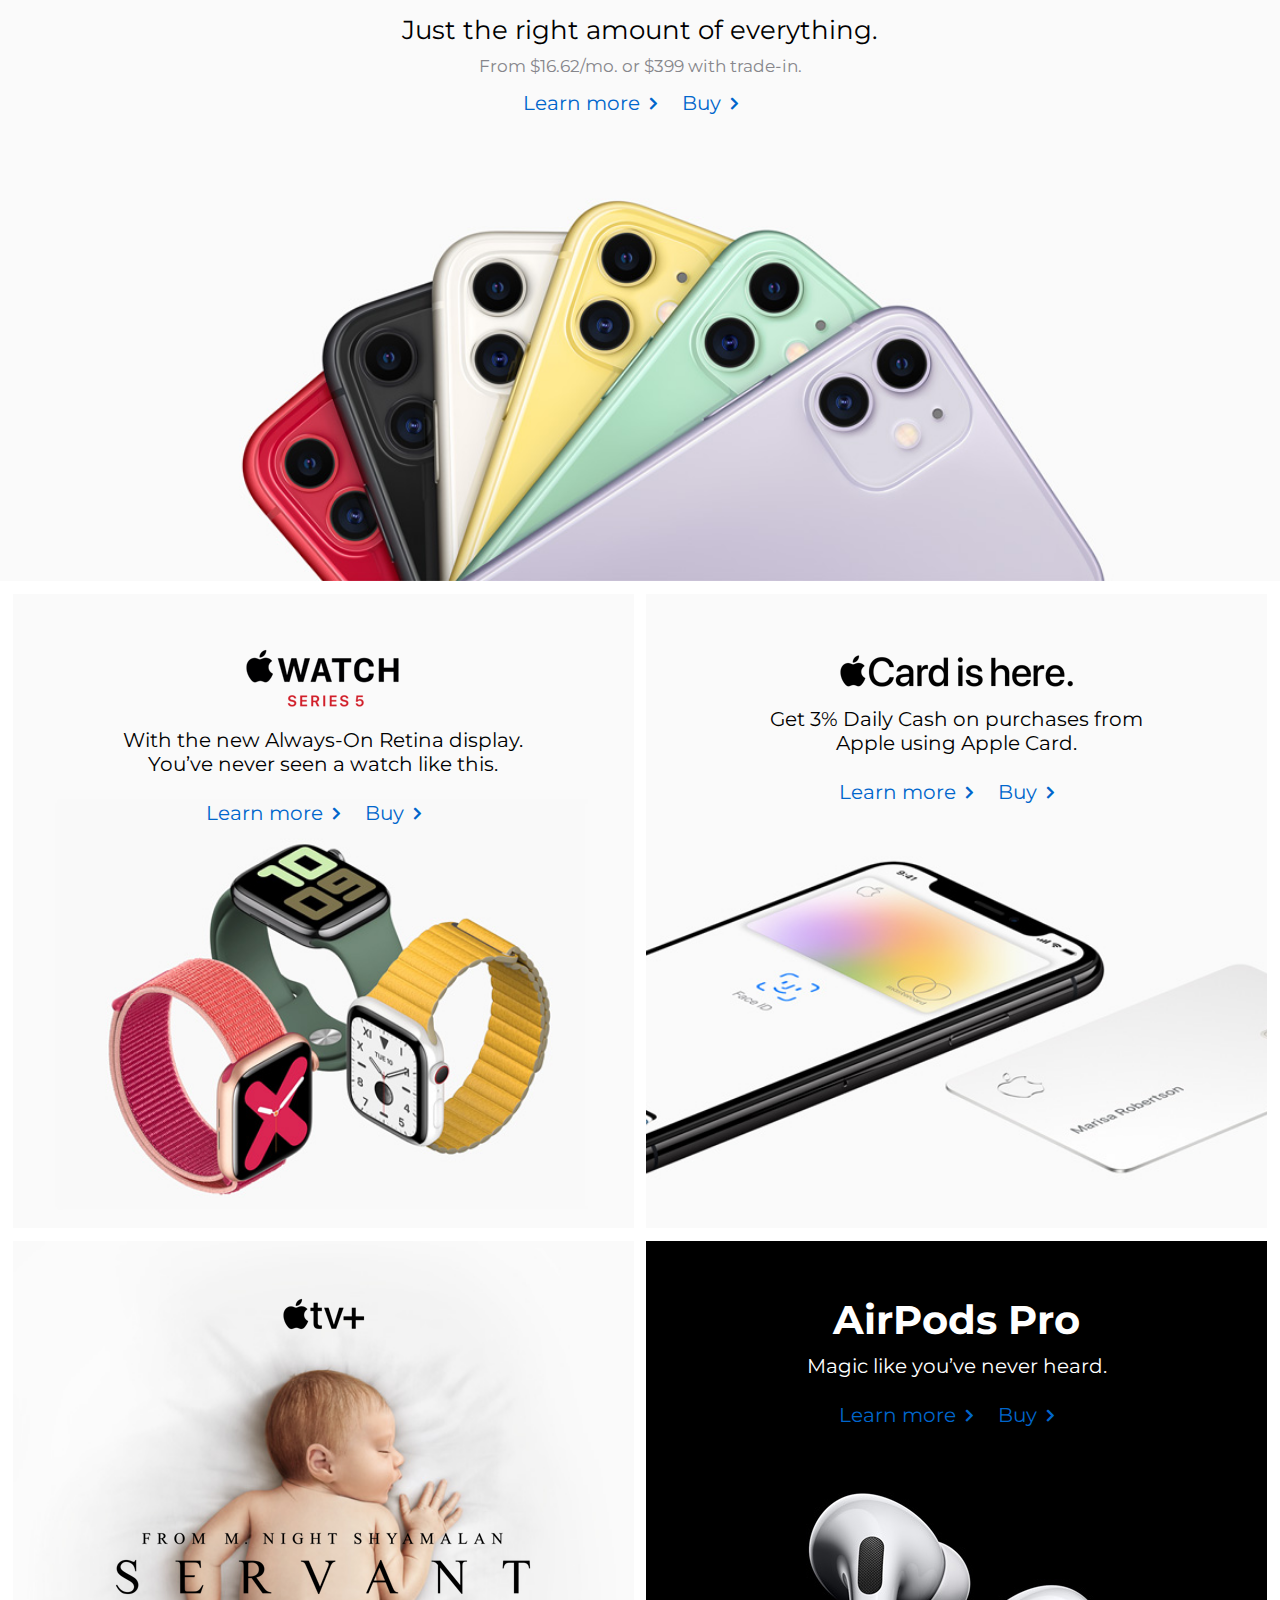
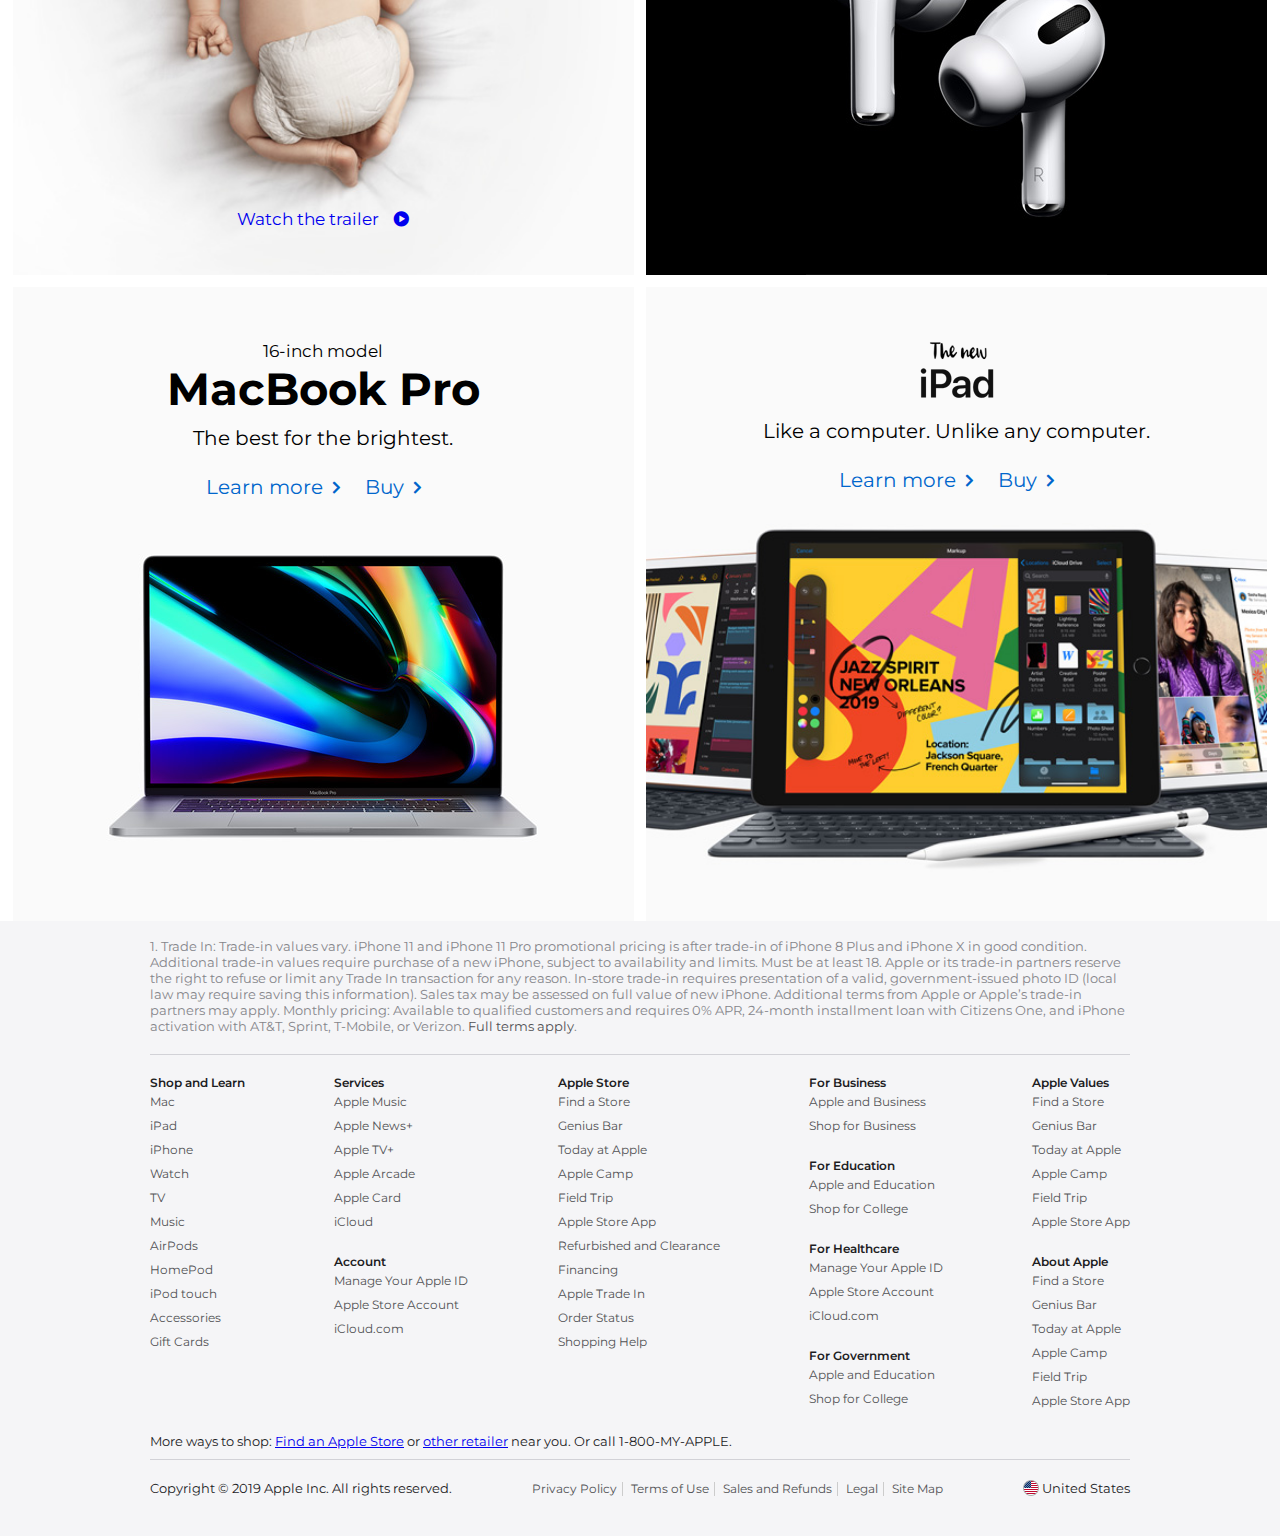
<file: Evangadi/Phase-1/Week-4/AppleProject/Resources/apple-html-css-replica/index.html>
<!DOCTYPE html>
<html>
  <head>
    <title>Apple Website</title>
    <link rel="stylesheet" type="text/css" href="css/styles.css" />

    <!-- Link to the Font-Awesome Font -->
    <!-- This font gives us the option to use emojies, symbols, common logos and icons as a font -->
    <link
      rel="stylesheet"
      href="https://maxcdn.bootstrapcdn.com/font-awesome/4.6.2/css/font-awesome.min.css"
    />

    <!-- Link to Montserrat font on Google Fonts-->
    <link
      href="https://fonts.googleapis.com/css?family=Montserrat:200,200i,300,300i,400,600,600i,700,700i,800,800i,900,900i&display=swap"
      rel="stylesheet"
    />
  </head>
  <body>
    <div class="outer-wrapper">
      <header class="header-wrapper">
        <div class="internal-wrapper">
          <div class="header-links-wrapper">
            <ul>
              <li class="logo-link">
                <a href="/"><img src="images/icons/logo.png" /></a>
              </li>
              <li><a href="/mac/">Mac</a></li>
              <li><a href="#">iphone</a></li>
              <li><a href="#">ipad</a></li>
              <li><a href="#">watch</a></li>
              <li><a href="#">tv</a></li>
              <li><a href="#">Music</a></li>
              <li><a href="#">Support</a></li>
              <li class="search-link">
                <a href="/search/"
                  ><img src="images/icons/search-icon.png"
                /></a>
              </li>
              <li class="cart-link">
                <a href="/cart/"><img src="images/icons/cart.png" /></a>
              </li>
            </ul>
          </div>
        </div>
      </header>

      <section class="main-highlight-wrapper">
        <div class="internal-wrapper">
          <div class="model">16-inch model</div>

          <div class="product-title">MacBook Pro</div>

          <div class="brief-description">The best for the brightest.</div>

          <div class="links-wrapper">
            <ul>
              <li><a href="">Learn more</a></li>
              <li><a href="">Buy</a></li>
            </ul>
          </div>

          <div class="main-image-wrapper">
            <img src="images/home/mac-laptop.jpg" />
          </div>
        </div>
      </section>

      <section class="second-hightlight-wrapper">
        <div class="internal-wrapper">
          <div class="title-wraper">iPhone 11 Pro</div>

          <div class="description-wrapper">
            Pro cameras. Pro display. Pro performance.
          </div>

          <div class="price-wrapper">
            From $24.95/mo. or $599 with trade‑in.
          </div>

          <div class="links-wrapper">
            <ul>
              <li><a href="">Learn more</a></li>
              <li><a href="">Buy</a></li>
            </ul>
          </div>
        </div>
      </section>

      <section class="third-highlight-wrapper">
        <div class="internal-wrapper">
          <div class="title-wraper">iPhone 11</div>
          <div class="description-wrapper">
            Just the right amount of everything.
          </div>
          <div class="price-wrapper">
            From $16.62/mo. or $399 with trade‑in.
          </div>
          <div class="links-wrapper">
            <ul>
              <li><a href="">Learn more</a></li>
              <li><a href="">Buy</a></li>
            </ul>
          </div>
        </div>
      </section>

      <section class="fourth-heghlight-wrapper">
        <div class="left-side-wrapper">
          <div class="top-logo-wrapper">
            <div class="logo-wrapper">
              <img src="images/icons/watch-series5-logo.png" />
            </div>
          </div>
          <div class="description-wraper">
            With the new Always-On Retina display.<br />
            You’ve never seen a watch like this.
          </div>
          <div class="links-wrapper">
            <ul>
              <li><a href="">Learn more</a></li>
              <li><a href="">Buy</a></li>
            </ul>
          </div>
        </div>
        <div class="right-side-wrapper">
          <div class="top-logo-wrapper">
            <div class="logo-wrapper">
              <img src="images/icons/apple-card-logo.png" />
            </div>
          </div>
          <div class="description-wraper">
            Get 3% Daily Cash on purchases from Apple using Apple Card.
          </div>
          <div class="links-wrapper">
            <ul>
              <li><a href="">Learn more</a></li>
              <li><a href="">Buy</a></li>
            </ul>
          </div>
        </div>
      </section>
      <section class="fifth-heghlight-wrapper">
        <div class="left-side-wrapper">
          <div class="top-logo-wrapper">
            <div class="logo-wrapper">
              <img src="images/icons/apple-tv-logo.png" />
            </div>
          </div>

          <div class="tvshow-logo-wraper">
            <img src="images/icons/servant-logo.png" />
          </div>

          <div class="watch-more-wrapper">
            <a href="#">Watch the trailer</a>
          </div>
        </div>
        <div class="right-side-wrapper">
          <div class="top-logo-wrapper">
            <div class="logo-wrapper">AirPods Pro</div>
          </div>

          <div class="description-wraper">Magic like you’ve never heard.</div>

          <div class="links-wrapper">
            <ul>
              <li><a href="">Learn more</a></li>
              <li><a href="">Buy</a></li>
            </ul>
          </div>
        </div>
      </section>
      <section class="sixth-heghlight-wrapper">
        <div class="left-side-wrapper">
          <div class="model">16-inch model</div>

          <div class="product-title-small">MacBook Pro</div>

          <div class="description-wraper">The best for the brightest.</div>

          <div class="links-wrapper">
            <ul>
              <li><a href="">Learn more</a></li>
              <li><a href="">Buy</a></li>
            </ul>
          </div>
        </div>
        <div class="right-side-wrapper">
          <div class="top-logo-wrapper">
            <div class="logo-wrapper">
              <img src="images/icons/new-ipad-logo.png" />
            </div>
          </div>

          <div class="description-wraper">
            Like a computer. Unlike any computer.
          </div>

          <div class="links-wrapper">
            <ul>
              <li><a href="">Learn more</a></li>
              <li><a href="">Buy</a></li>
            </ul>
          </div>
        </div>
      </section>

      <footer class="footer-wrapper">
        <div class="internal-wrapper">
          <div class="upper-text-container">
            1. Trade In: Trade‑in values vary. iPhone 11 and iPhone 11 Pro
            promotional pricing is after trade‑in of iPhone 8 Plus and iPhone X
            in good condition. Additional trade‑in values require purchase of a
            new iPhone, subject to availability and limits. Must be at least 18.
            Apple or its trade-in partners reserve the right to refuse or limit
            any Trade In transaction for any reason. In‑store trade‑in requires
            presentation of a valid, government-issued photo ID (local law may
            require saving this information). Sales tax may be assessed on full
            value of new iPhone. Additional terms from Apple or Apple’s trade-in
            partners may apply. Monthly pricing: Available to qualified
            customers and requires 0% APR, 24‑month installment loan with
            Citizens One, and iPhone activation with AT&T, Sprint, T‑Mobile, or
            Verizon. <a href="#"> Full terms apply</a>.
          </div>
          <div class="footer-links-wrapper">
            <div class="links-wrapper-1">
              <h3>Shop and Learn</h3>
              <ul>
                <li><a href="#">Mac</a></li>
                <li><a href="#">iPad</a></li>
                <li><a href="#">iPhone</a></li>
                <li><a href="#">Watch</a></li>
                <li><a href="#">TV</a></li>
                <li><a href="#">Music</a></li>
                <li><a href="#">AirPods</a></li>
                <li><a href="#">HomePod</a></li>
                <li><a href="#">iPod touch</a></li>
                <li><a href="#">Accessories</a></li>
                <li><a href="#">Gift Cards</a></li>
              </ul>
            </div>
            <div class="links-wrapper-2">
              <h3>Services</h3>
              <ul>
                <li><a href="#">Apple Music</a></li>
                <li><a href="#">Apple News+</a></li>
                <li><a href="#">Apple TV+</a></li>
                <li><a href="#">Apple Arcade</a></li>
                <li><a href="#">Apple Card</a></li>
                <li><a href="#">iCloud</a></li>
              </ul>
              <h3>Account</h3>
              <ul>
                <li><a href="#">Manage Your Apple ID</a></li>
                <li><a href="#">Apple Store Account</a></li>
                <li><a href="#">iCloud.com</a></li>
              </ul>
            </div>
            <div class="links-wrapper-3">
              <h3>Apple Store</h3>
              <ul>
                <li><a href="#">Find a Store</a></li>
                <li><a href="#">Genius Bar</a></li>
                <li><a href="#">Today at Apple</a></li>
                <li><a href="#">Apple Camp</a></li>
                <li><a href="#">Field Trip</a></li>
                <li><a href="#">Apple Store App</a></li>
                <li><a href="#">Refurbished and Clearance</a></li>
                <li><a href="#">Financing</a></li>
                <li><a href="#">Apple Trade In</a></li>
                <li><a href="#">Order Status</a></li>
                <li><a href="#">Shopping Help</a></li>
              </ul>
            </div>
            <div class="links-wrapper-4">
              <h3>For Business</h3>
              <ul>
                <li><a href="#">Apple and Business</a></li>
                <li><a href="#">Shop for Business</a></li>
              </ul>
              <h3>For Education</h3>
              <ul>
                <li><a href="#">Apple and Education</a></li>
                <li><a href="#">Shop for College</a></li>
              </ul>
              <h3>For Healthcare</h3>
              <ul>
                <li><a href="#">Manage Your Apple ID</a></li>
                <li><a href="#">Apple Store Account</a></li>
                <li><a href="#">iCloud.com</a></li>
              </ul>
              <h3>For Government</h3>
              <ul>
                <li><a href="#">Apple and Education</a></li>
                <li><a href="#">Shop for College</a></li>
              </ul>
            </div>

            <div class="links-wrapper-5">
              <h3>Apple Values</h3>
              <ul>
                <li><a href="#">Find a Store</a></li>
                <li><a href="#">Genius Bar</a></li>
                <li><a href="#">Today at Apple</a></li>
                <li><a href="#">Apple Camp</a></li>
                <li><a href="#">Field Trip</a></li>
                <li><a href="#">Apple Store App</a></li>
              </ul>
              <h3>About Apple</h3>
              <ul>
                <li><a href="#">Find a Store</a></li>
                <li><a href="#">Genius Bar</a></li>
                <li><a href="#">Today at Apple</a></li>
                <li><a href="#">Apple Camp</a></li>
                <li><a href="#">Field Trip</a></li>
                <li><a href="#">Apple Store App</a></li>
              </ul>
            </div>
          </div>
          <div class="my-apple-wrapper">
            More ways to shop: <a href="#">Find an Apple Store</a> or
            <a href="#">other retailer</a> near you. Or call 1-800-MY-APPLE.
          </div>
          <div class="copyright-wrapper">
            <div class="copyright">
              Copyright © 2019 Apple Inc. All rights reserved.
            </div>
            <div class="footer-links-terms">
              <ul>
                <li><a href="#">Privacy Policy</a></li>
                <li><a href="#">Terms of Use</a></li>
                <li><a href="#">Sales and Refunds</a></li>
                <li><a href="#">Legal</a></li>
                <li><a href="#">Site Map</a></li>
              </ul>
            </div>
            <div class="footer-country">
              <div class="flag-wrapper"><img src="images/icons/16.png" /></div>
              <div class="footer-country-name">United States</div>
            </div>
          </div>
        </div>
      </footer>
    </div>
  </body>
</html>
</file>
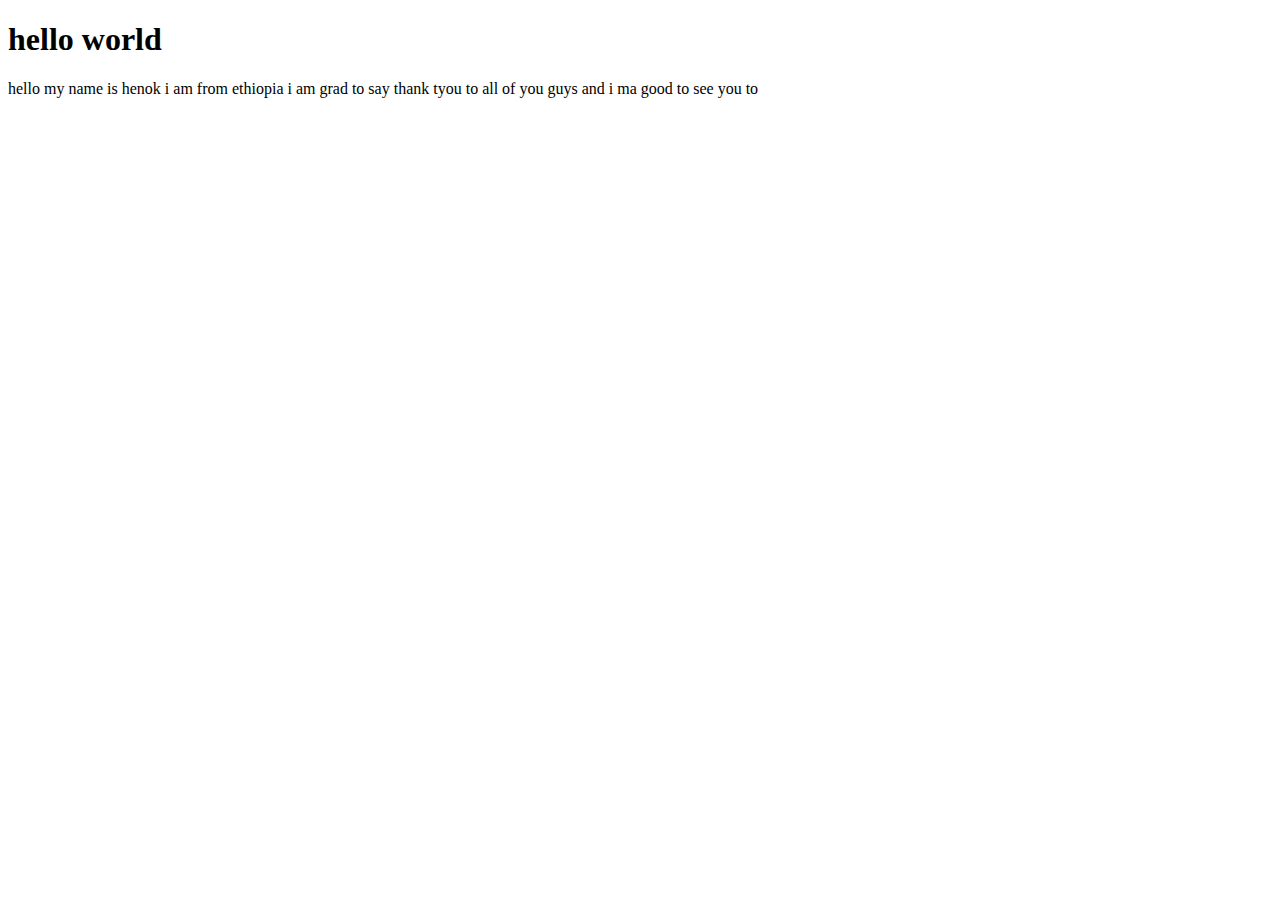
<file: Evangadi/Phase-1/Week-1/VSCPractice/x.html>
<!DOCTYPE html>
<html lang="en">
<head>
    <meta charset="UTF-8">
    <meta name="viewport" content="width=device-width, initial-scale=1.0">
    <link rel="stylesheet" href="css/style.css">
    <title>hello world</title>
</head>
<body>
    <h1>hello world</h1>
    <p>hello my name is henok i am from ethiopia i am grad to say thank tyou to all of you guys and i ma good to see you to </p>
</body>
</html>
</file>
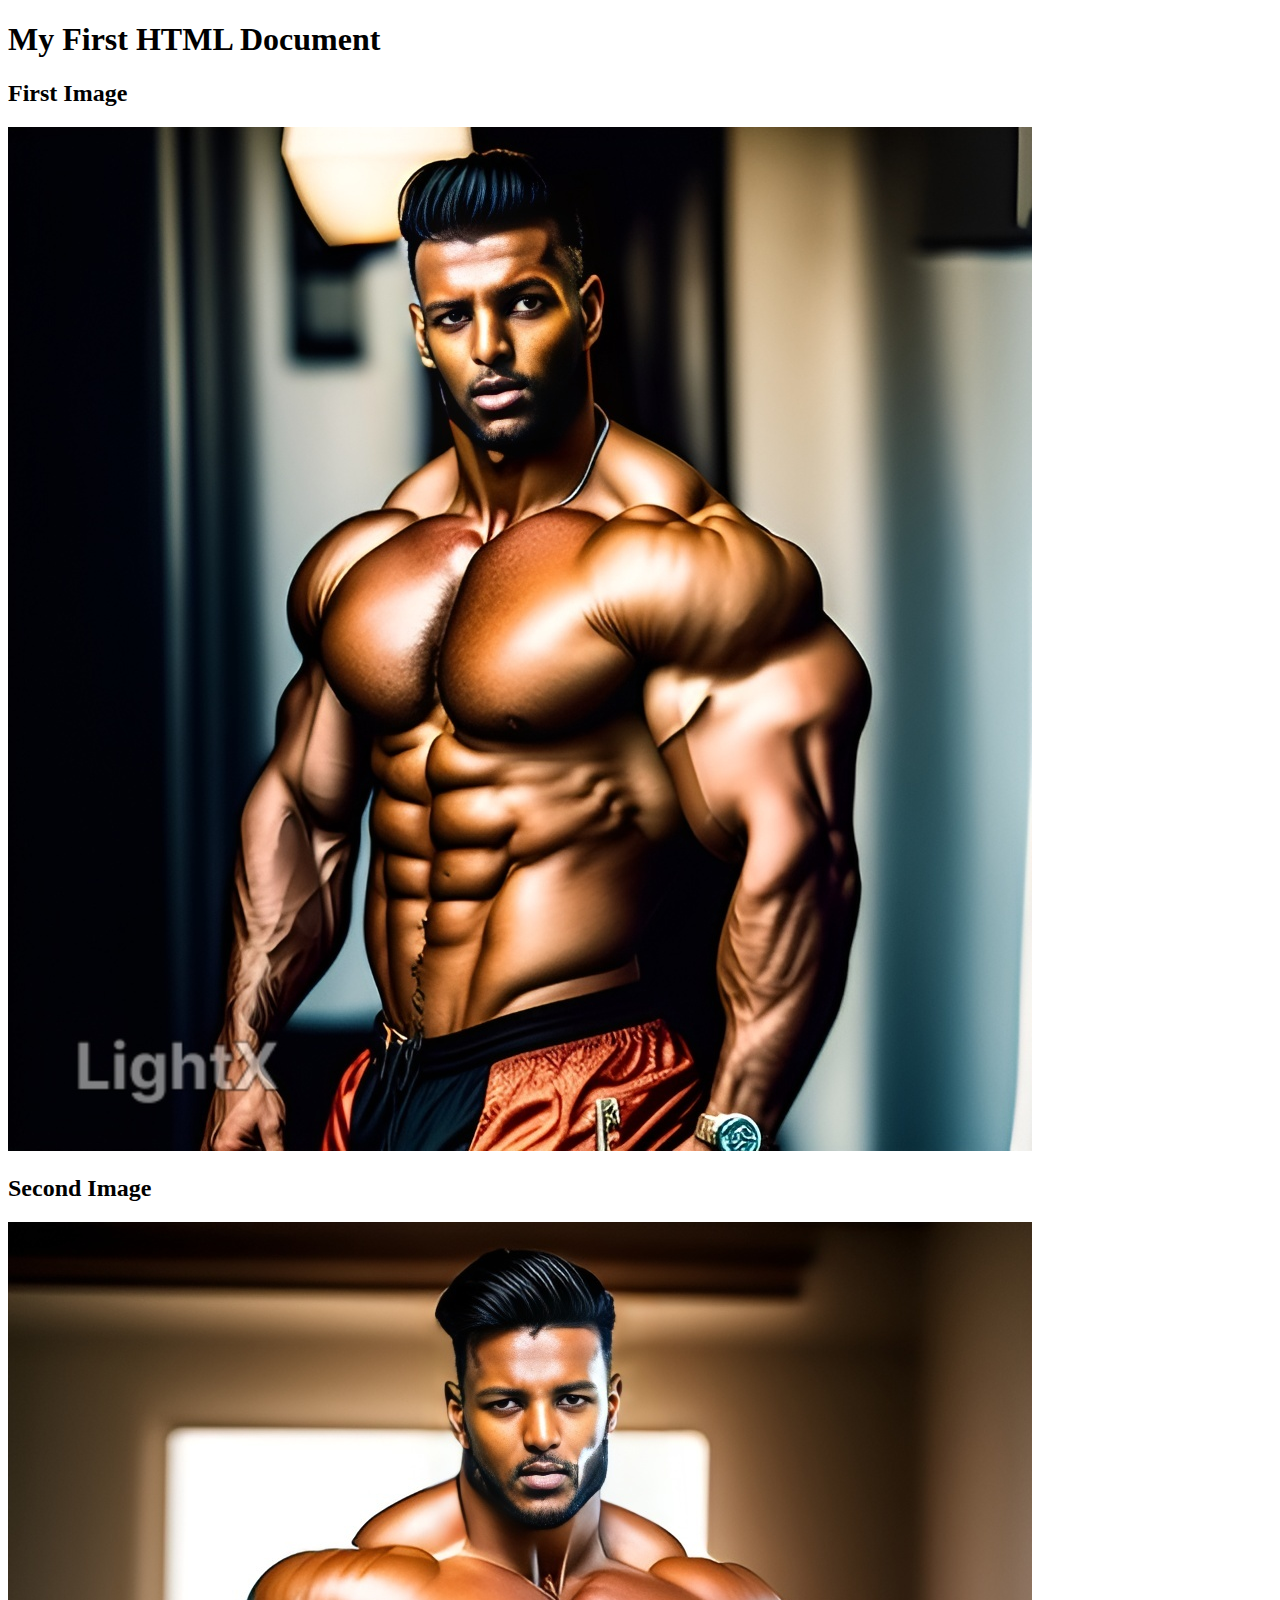
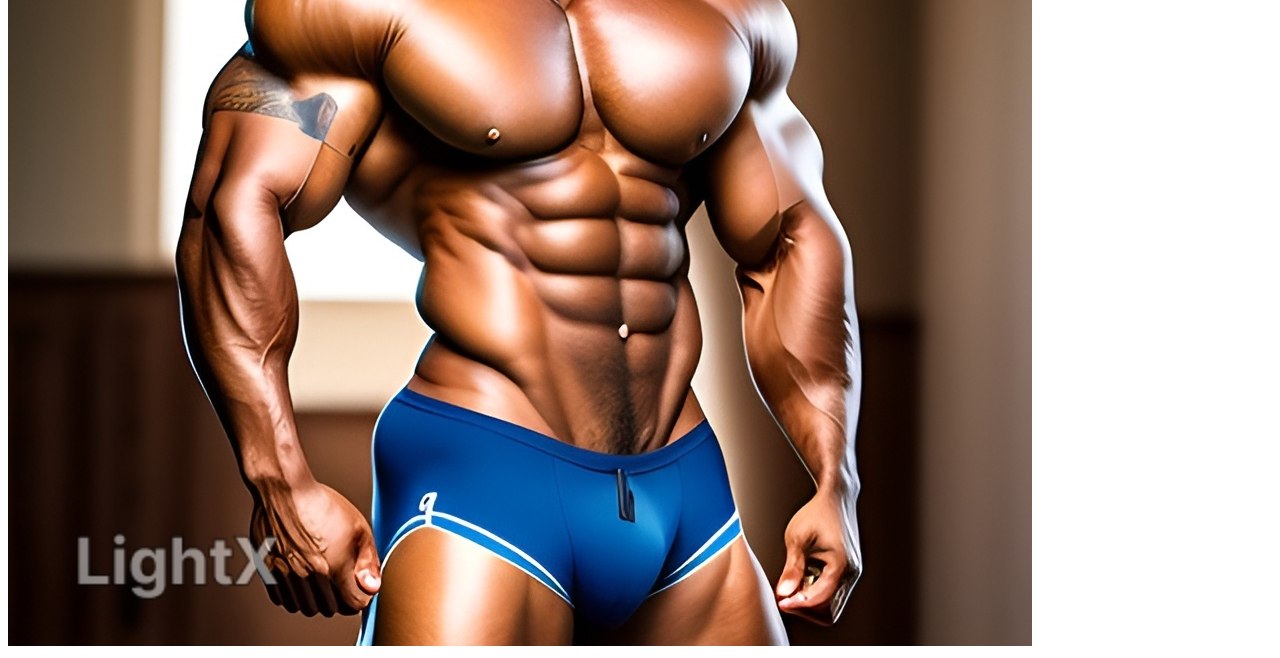
<file: Evangadi/Phase-1/week-2/FirstProject/ImagePractice.html>
<!DOCTYPE html>
<html lang="en">
<head>
    <meta charset="UTF-8">
    <meta name="viewport" content="width=device-width, initial-scale=1.0">
    <title>ImagePractice</title>
</head>
<body>
    <h1>My First HTML Document</h1>
    <h2>First Image</h2>
    <img src="images/ImageOne.jpg" alt="first Image">
    <h2>Second Image</h2>
    <img src="images/ImageTwo.jpg" alt="second Image">
</body>
</html>
</file>
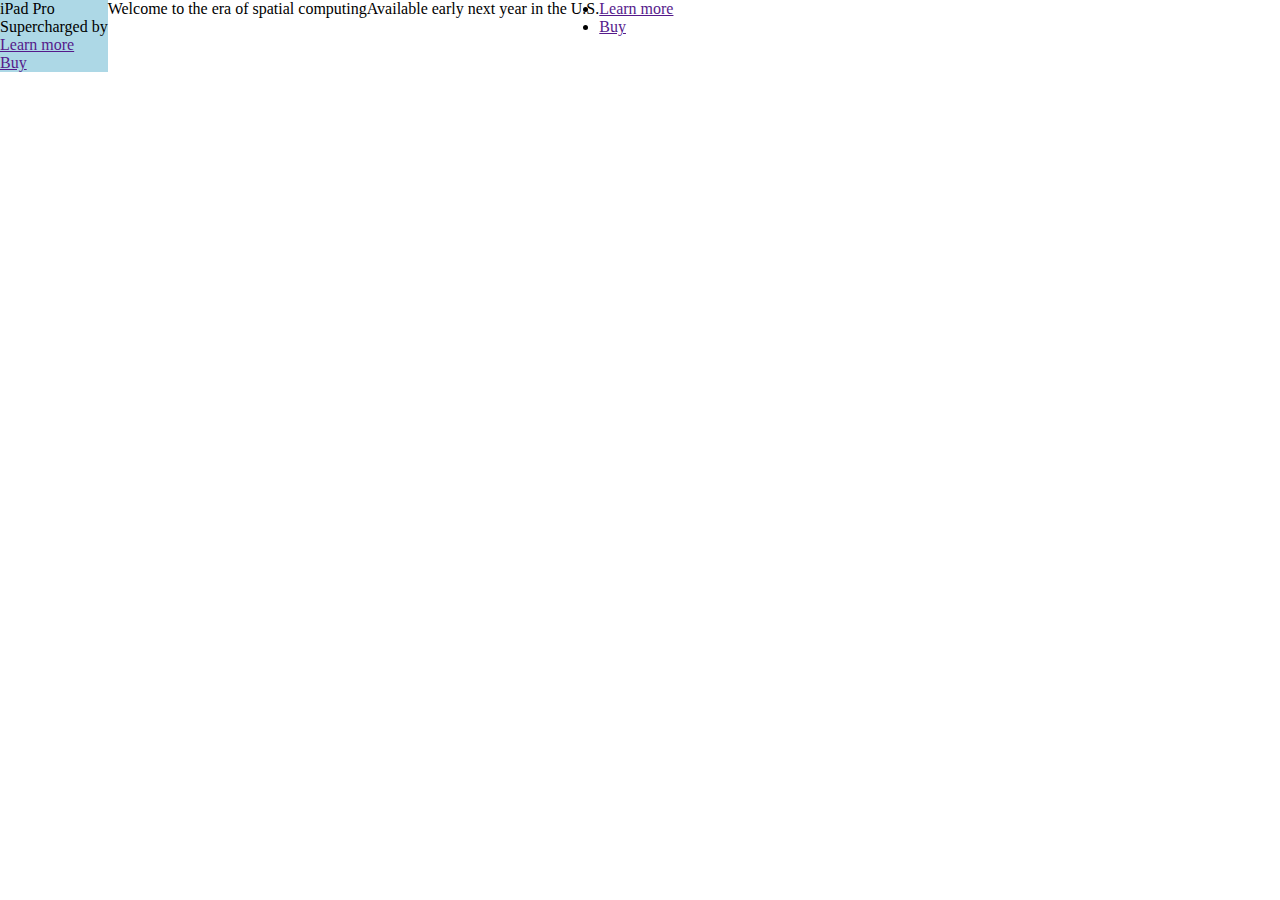
<file: Evangadi/Phase-1/Week-4/group-project/vison-pro.html>
<!DOCTYPE html>
<html lang="en">
  <head>
    <meta charset="UTF-8" />
    <meta name="viewport" content="width=device-width, initial-scale=1.0" />
    <link rel="stylesheet" href="./css/style.css" />
    <title>Apple</title>
  </head>
  <body>
    <section class="section-wapper">
      <div class="ipad-wapper">
        <div class="iner-ipad-wapper">
          <div class="title-wapper">iPad Pro</div>
          <div class="iner-discribtion-wapper">
            <div class="discribtion-wapper">Supercharged by</div>
            <div class="links-wrapper">
              <ul>
                <li><a href="">Learn more</a></li>
                <li><a href="">Buy</a></li>
              </ul>
            </div>
          </div>
        </div>
      </div>

      <div>
        <div class="vison-pro-wapper">
          <div class="logo-wapper-vison">
          </div>
          <div class="discribtion-wapper">
            Welcome to the era of spatial computing
          </div>
          <div class="spatial-discribtion-wapper">
            Available early next year in the U.S.
          </div>

          <div class="links-wrapper">
            <ul>
              <li><a href="">Learn more</a></li>
              <li><a href="">Buy</a></li>
            </ul>
          </div>
        </div>
      </div>
    </section>
  </body>
</html>
</file>
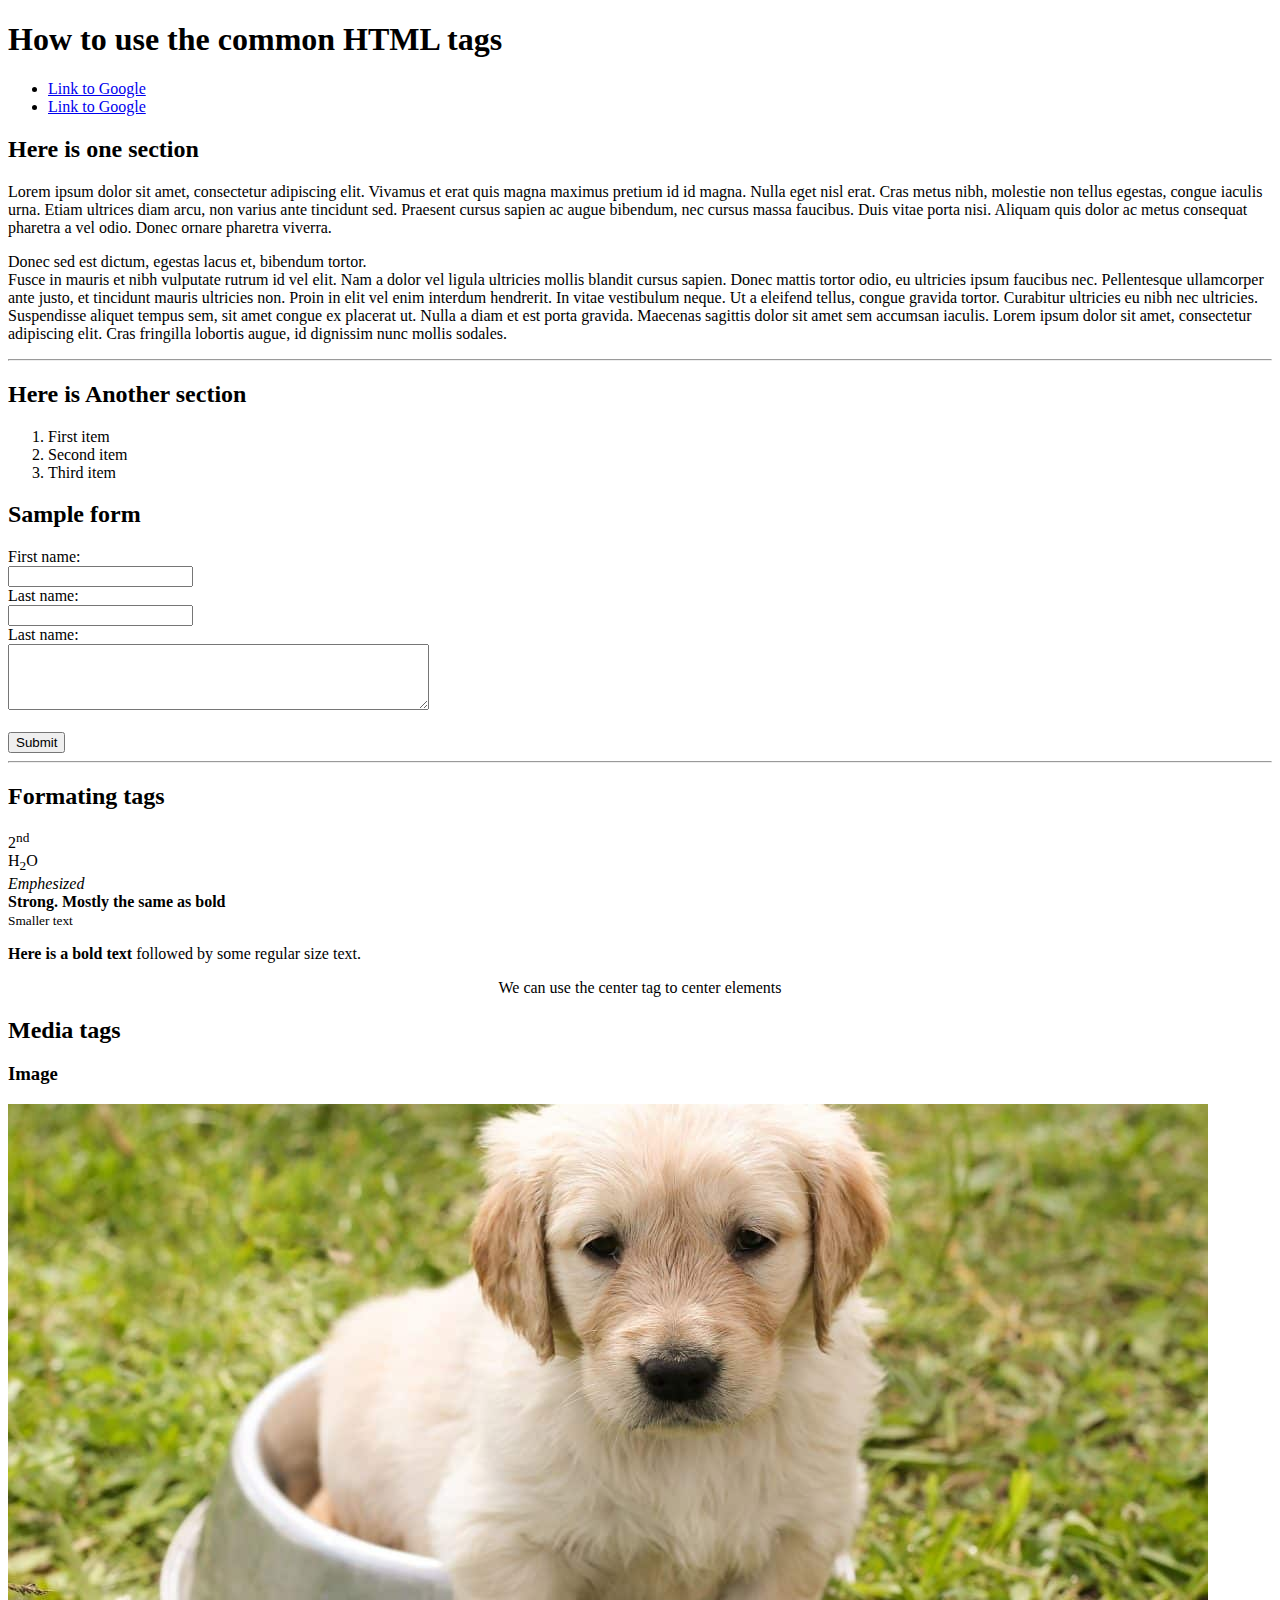
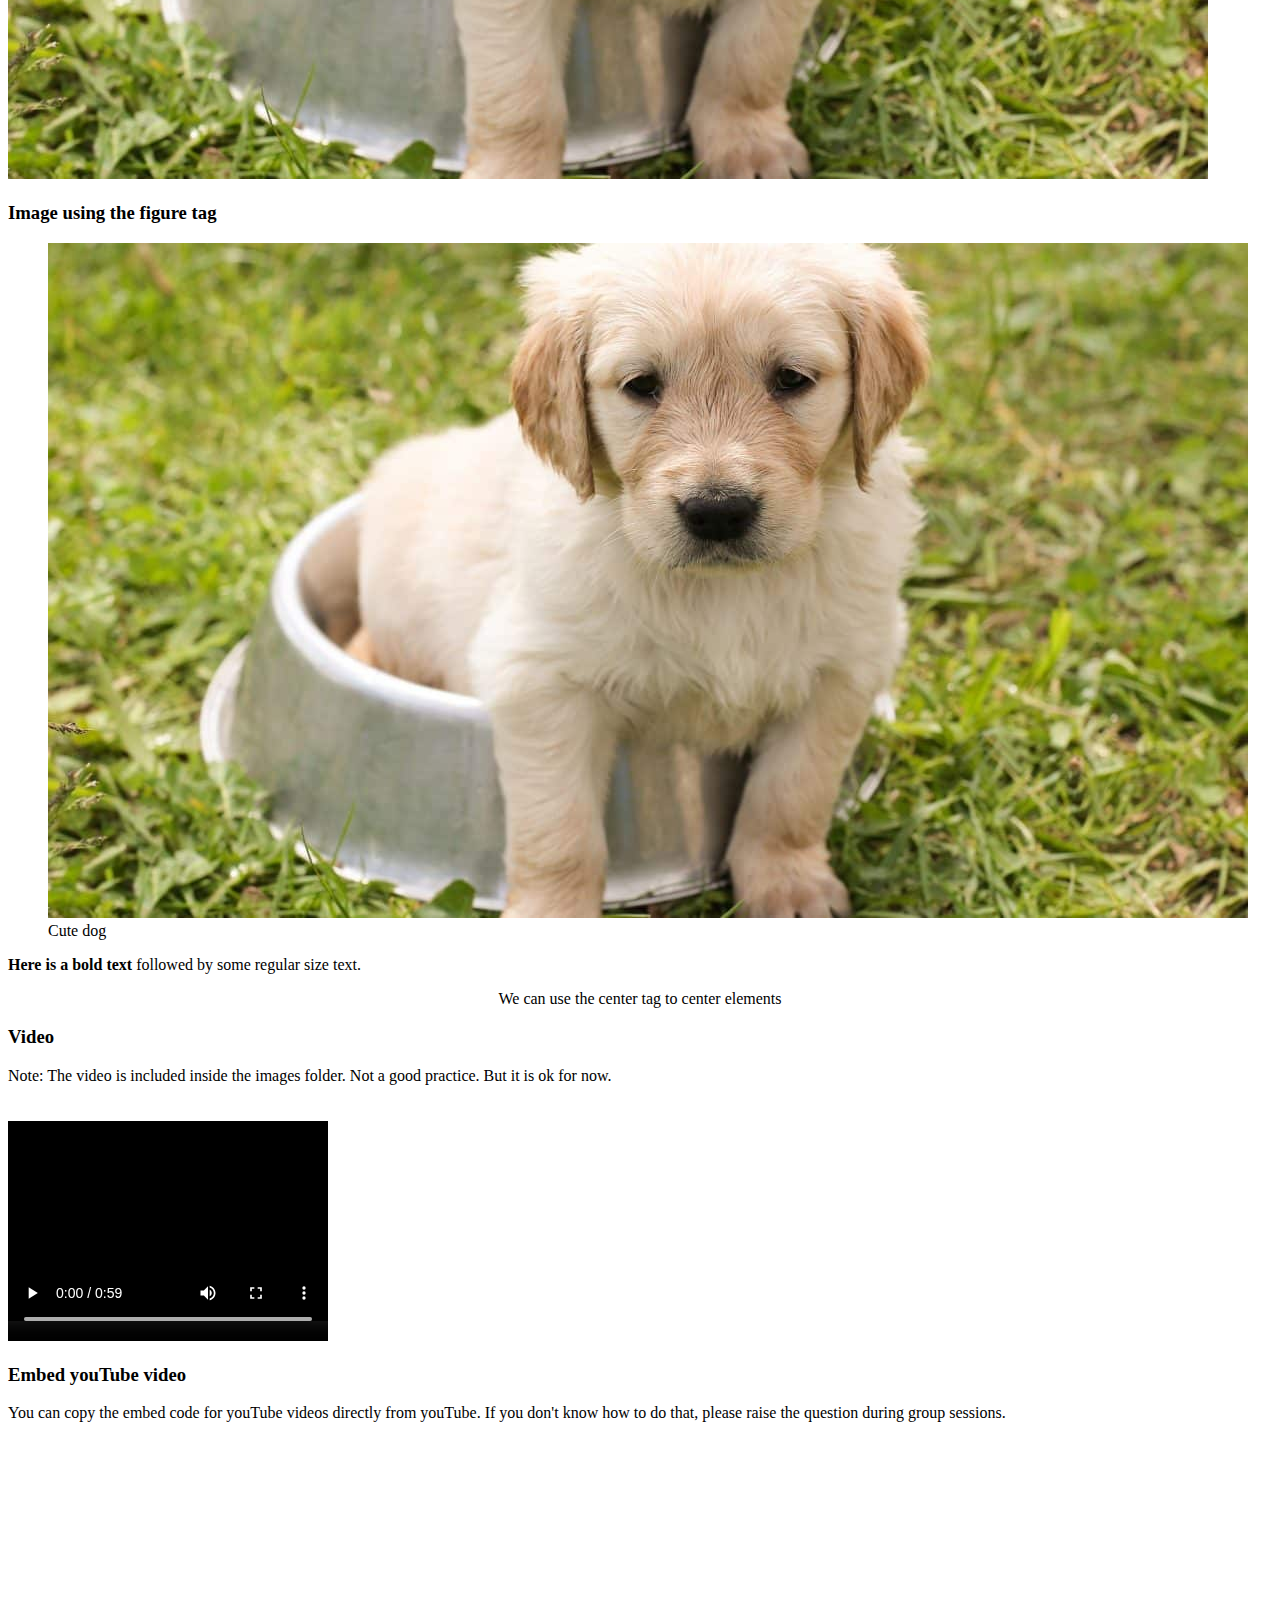
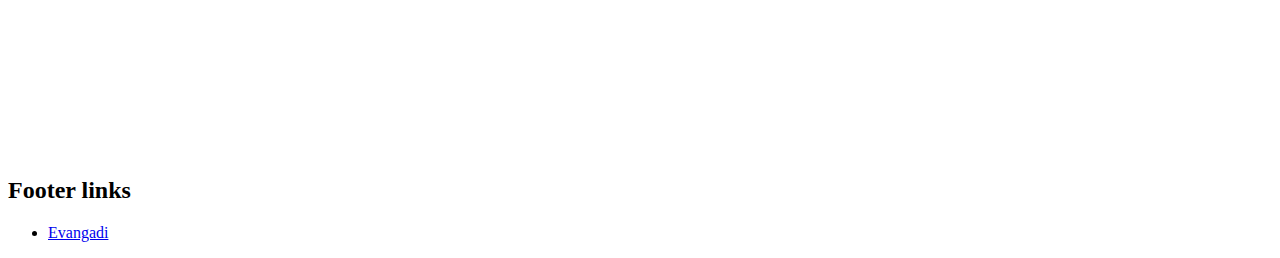
<file: Evangadi/Phase-1/week-2/FirstProject/htmlProject/myProject/CommonHtmlTagsInUse/CommonHtmlTags/commonHTMLtagsInUse.html>
<!DOCTYPE html>
<html>
  <head>
    <title>Common HTML Tags</title>

    <meta charset="UTF-8" />
    <meta name="viewport" content="width=device-width, initial-scale=1" />
    <meta name="description" content="Common HTML reference document" />
  </head>

  <body>
    <header>
      <h1>How to use the common HTML tags</h1>
      <nav>
        <ul class="someParagraph">
          <li><a href="https://www.google.com/">Link to Google</a></li>
          <li><a href="https://www.amazon.com/">Link to Google</a></li>
        </ul>
      </nav>
    </header>

    <section class="someSection">
      <div>
        <h2 id="someID">Here is one section</h2>
        <p class="someParagraph">
          Lorem ipsum dolor sit amet, consectetur adipiscing elit. Vivamus et
          erat quis magna maximus pretium id id magna. Nulla eget nisl erat.
          Cras metus nibh, molestie non tellus egestas, congue iaculis urna.
          Etiam ultrices diam arcu, non varius ante tincidunt sed. Praesent
          cursus sapien ac augue bibendum, nec cursus massa faucibus. Duis vitae
          porta nisi. Aliquam quis dolor ac metus consequat pharetra a vel odio.
          Donec ornare pharetra viverra.
        </p>

        <p>
          Donec sed est dictum, egestas lacus et, bibendum tortor. <br />
          Fusce in mauris et nibh vulputate rutrum id vel elit. Nam a dolor vel
          ligula ultricies mollis blandit cursus sapien. Donec mattis tortor
          odio, eu ultricies ipsum faucibus nec. Pellentesque ullamcorper ante
          justo, et tincidunt mauris ultricies non. Proin in elit vel enim
          interdum hendrerit. In vitae vestibulum neque. Ut a eleifend tellus,
          congue gravida tortor. Curabitur ultricies eu nibh nec ultricies.
          Suspendisse aliquet tempus sem, sit amet congue ex placerat ut. Nulla
          a diam et est porta gravida. Maecenas sagittis dolor sit amet sem
          accumsan iaculis. Lorem ipsum dolor sit amet, consectetur adipiscing
          elit. Cras fringilla lobortis augue, id dignissim nunc mollis sodales.
        </p>
      </div>
    </section>

    <hr />

    <section>
      <div>
        <h2>Here is Another section</h2>
        <ol>
          <li>First item</li>
          <li>Second item</li>
          <li>Third item</li>
        </ol>
        <h2>Sample form</h2>

        <form action="#">
          <label for="fname">First name:</label><br />
          <input type="text" id="fname" name="fname" value="" /><br />
          <label for="lname">Last name:</label><br />
          <input type="text" id="lname" name="lname" value="" /><br />
          <label for="message">Last name:</label><br />
          <textarea rows="4" cols="50"></textarea><br /><br />
          <input type="submit" value="Submit" />
        </form>
      </div>
    </section>

    <hr />

    <section>
      <div>
        <h2>Formating tags</h2>
        <p>
          2<sup>nd</sup> <br />
          H<sub>2</sub>O <br />
          <em>Emphesized</em> <br />
          <strong>Strong. Mostly the same as bold</strong> <br />
          <small> Smaller text </small>
        </p>
        <p><b>Here is a bold text</b> followed by some regular size text.</p>
        <center>We can use the center tag to center elements</center>
      </div>
    </section>

    <section>
      <div>
        <h2>Media tags</h2>

        <h3>Image</h3>
        <img src="images/dog.jpg" alt="Dog" />

        <h3>Image using the figure tag</h3>
        <figure>
          <img src="images/dog.jpg" alt="Dog" />
          <figcaption>Cute dog</figcaption>
        </figure>

        <p><b>Here is a bold text</b> followed by some regular size text.</p>
        <center>We can use the center tag to center elements</center>

        <h3>Video</h3>
        <p>
          Note: The video is included inside the images folder. Not a good
          practice. But it is ok for now.
        </p>
        <video width="320" height="240" controls>
          <source src="images/howToCreateAFolder.mp4" type="video/mp4" />
          Your browser does not support the video tag.
        </video>

        <h3>Embed youTube video</h3>
        <p>
          You can copy the embed code for youTube videos directly from youTube.
          If you don't know how to do that, please raise the question during
          group sessions.
        </p>
        <iframe
          width="560"
          height="315"
          src="https://www.youtube.com/embed/yfoY53QXEnI"
          frameborder="0"
          allow="accelerometer; autoplay; encrypted-media; gyroscope; picture-in-picture"
          allowfullscreen
        ></iframe>
      </div>
    </section>

    <footer>
      <h2>Footer links</h2>
      <ul>
        <li>
          <a href="https://www.evangadi.com/" target="_blank">Evangadi</a>
        </li>
      </ul>
    </footer>
  </body>
</html>
</file>
<file: Evangadi/Phase-1/Week-3/PuppyProject/Project/css/style.css>
* {
    padding: 0;
    margin: 0;
}

.heder-foter {
    background-color: #11751d;
    text-align: center;
    padding: 20px 0;
    color: white;
}

.banner-puppy {
    width: 100%;
    display: flex;
    margin-bottom:84px;
}

.banner-puppy img {
    width: 100%;
}

.fixed-container {
    display: flex;
    justify-content: space-between;
    /* flex-wrap: wrap; */
    margin: 0 auto;
    max-width: 960px;
}

.puppy-section1 {
    margin-bottom: 20px;
}

.missing-puppy img {
    max-width: 100%;
}
.puppy-one{
    display: flex;
}

.missing-puppy {
    background-color: #f04d65;
    color: white;
    font-size: 45;
    padding: 100px 50px;
    text-align: center;
}

.second-section {
    display: flex;
    justify-content: center;
}

.footer-wp {
    margin-top: 75px;
    padding-top: 100px;
    padding-bottom: 125px;
    font-size:30px;
}
</file>
<file: Evangadi/Phase-1/Week-4/AppleProject/Project/css/style.css>
* {
	margin: 0;
	padding: 0;
}
img {
	max-width: 100%;
}
body {
	font-size: 20px; 
	font-family: 'Montserrat', sans-serif;
}

/* Header Style */
.header-wrapper {
	background: black; 
	color: #fff;
	font-weight: 200;
	font-size: 0.75em;
	width: auto;
	height: 45px;
}
.header-wrapper ul {
	display: flex;
  -webkit-box-pack: justify;
  justify-content: space-between;
}
.internal-wrapper {
	width: 980px;
	padding: 0 10px;
	margin: 0 auto;
}
.header-wrapper .header-links-wrapper ul  li a {
	text-decoration: none;
	color: #fff;
	font-family: "SF Pro Text", Arial, sans-serif;
}
.header-wrapper ul {
	list-style: none;
}
.header-wrapper .header-links-wrapper ul  li {
	display: inline-block;
  padding: 14px 0 8px;
  height: 25px;
  opacity: 0.8;
}
.header-wrapper .header-links-wrapper ul  li:hover {
	opacity: 1;
}
.logo-link, .search-link, .cart-link {
	width: 18px;
	display: block;
}
.header-wrapper .header-links-wrapper ul  li.logo-link {
	padding: 12px 0 10px;
}
.header-wrapper .header-links-wrapper ul  li.search-link {
	padding: 14px 0 8px;
}
.header-wrapper .header-links-wrapper ul  li.cart-link {
	padding: 12px 0 10px;
}

/* Footer Styling */
.footer-wrapper {
  background-color: #f5f5f7;
  color: #1d1d1f;
  font-size: .65em;
}
.upper-text-container {
  border-bottom: 1px solid #d2d2d7;
  color: #86868b;
  padding: 17px 0 20px;
}
.upper-text-container a {
	text-decoration: none;
	color: #515154; 
}
.upper-text-container a:hover {
	text-decoration: underline;
}
.footer-links-wrapper {
	display: flex;
  -webkit-box-pack: justify;
  justify-content: space-between;
  padding-top: 20px;
}
.footer-wrapper ul {
	list-style: none;
	padding-bottom: 20px;
}
.footer-wrapper ul li{
	padding: 5px 0;
	font-size: 0.9em;
}
.footer-links-wrapper a {
	color: #515154;
	text-decoration: none;
}
.footer-links-wrapper a:hover {
	text-decoration: underline;
}
.footer-links-wrapper h3 {
	font-size: 12px;
	font-weight: 600;
}
.my-apple-wrapper {
	border-bottom: 1px solid #d2d2d7;
	padding-bottom: 10px;
	margin-bottom: 10px; 
}
.copyright-wrapper {
	display: flex;
  -webkit-box-pack: justify;
  justify-content: space-between;
  padding: 10px 0 20px;
}
.footer-links-terms ul li {
  display: inline-block;
  padding: 0 5px;
  border-right: 1px solid #ccc;
}
.footer-links-terms ul li:last-child {
	border-right: 0px;
}
.footer-links-terms ul li a {
	text-decoration: none;
	color: #515154;
}
.footer-links-terms ul li a:hover {
	text-decoration: underline;
}
.footer-country {
	display: inline-block;
}
.flag-wrapper {
	display: inline-block;
	vertical-align: middle;
}
.footer-country-name{
	display: inline-block;
	vertical-align: top;
}

/* Main Highlight */
.main-highlight-wrapper {
	background: #fafafa;
	text-align: center;
	padding: 25px 0;
}
.links-wrapper ul {
	list-style: none;
}
.model {
	font-size: .85em;
}
.product-title {
	font-weight: 700;
	font-size: 56px;
}
.brief-description {
	font-size: 2em;
}
.links-wrapper {
	padding: 15px 0;
}
.links-wrapper ul li {
	display: inline-block;
	padding-right: 20px;
}
.links-wrapper ul li a {
	color: #06c;
	text-decoration: none;
}
.links-wrapper ul li a:hover {
	color: #000;
}
.links-wrapper ul li a:after {
  font-family: "FontAwesome";
  font-weight: 900;
  content: "\f105";
  padding-left: 10px;
}

/* Second Highlight Section */
.second-hightlight-wrapper {
	background-image: url("../images/home/iphone11-pro-bg.jpg");
	height: 580px;
	background-position: center;
	background-repeat: no-repeat;
  background-size: cover;
	text-align: center;
	padding: 65px 20px;
	color: #fff;
}
.title-wraper {
	font-weight: 600;
	font-size: 56px;	
}
.description-wrapper {
	font-size: 26px;
	padding: 10px 0;
}
.price-wrapper {
	color: #86868b; 
	font-size: 0.85em;
}

/* Third Highlight Section */
.third-highlight-wrapper {
	background-image: url("../images/home/iphone11-bg.jpg");
	height: 580px;
	background-position: center;
	background-repeat: no-repeat;
	background-size: cover;
	text-align: center;
	padding: 65px 20px;
}

/*Fourth Highlight Section */
.fourth-heghlight-wrapper {
	display: flex;
  -webkit-box-pack: justify;
  justify-content: space-between;
  background: #fff;
}
.left-side-wrapper {
	height: 580px;
	background-position: center;
	background-repeat: no-repeat;
	background-size: cover;
	text-align: center;
	width: 48.5%;
	margin: 1% 0.5% 0% 1%; 
	padding-top: 54px;
}
.fourth-heghlight-wrapper .left-side-wrapper {
	background-image:  url("../images/home/watch-series-5.jpg"); 
}
.right-side-wrapper {
	height: 580px;
	background-position: center;
	background-repeat: no-repeat;
	background-size: cover;
	text-align: center;	
	width: 48.5%;
	margin: 1% 1% 0% 0.5%; 
	padding-top: 54px;
}
.fourth-heghlight-wrapper .right-side-wrapper {
	background-image:  url("../images/home/apple-card.jpg");
}
.description-wraper {
	max-width: 430px;
	margin: 0 auto;
	padding: 10px; 
}

/*Fivth Highlight Section */
.fifth-heghlight-wrapper {
	display: flex;
  -webkit-box-pack: justify;
  justify-content: space-between;
  background: #fff;
}
.fifth-heghlight-wrapper .left-side-wrapper {
	background-image:  url("../images/home/apple-tv-background.jpg"); 
}
.fifth-heghlight-wrapper .right-side-wrapper {
	background-image:  url("../images/home/air-pods.jpg"); 
	color: #fff; 
	background-size: initial;
	background-color: #000;
	background-position: bottom;
}
.logo-wrapper {
	font-size: 40px;
	font-weight: bold;
}
.tvshow-logo-wraper {
	padding: 180px 0 200px;
}
.watch-more-wrapper a {
	text-decoration: none;
	font-size: 0.85em;
}
.watch-more-wrapper a:after {
  font-family: "FontAwesome";
  font-weight: 900;
  content: "\f144";
  padding-left: 15px;
}
/*Sixth Highlight Section */
.sixth-heghlight-wrapper {
	display: flex;
  -webkit-box-pack: justify;
  justify-content: space-between;
  background: #fff;
}
.sixth-heghlight-wrapper .left-side-wrapper {
	background-image:  url("../images/home/macbook-pro.jpg"); 
	background-size: initial;
	background-color: #fafafa;
	background-position: bottom;
}
.sixth-heghlight-wrapper .right-side-wrapper {
	background-image:  url("../images/home/new-ipad.jpg");
}
.product-title-small {
	font-weight: 700;
	font-size: 45px;
}
</file>
<file: Evangadi/Phase-1/Week-4/resoures/apple-html-css-replica/css/styles.css>
* {
	margin: 0;
	padding: 0;
}
img {
	max-width: 100%;
}
body {
	font-size: 20px; 
	font-family: 'Montserrat', sans-serif;
}

/* Header Style */
.header-wrapper {
	background: black; 
	color: #fff;
	font-weight: 200;
	font-size: 0.75em;	
}
.header-wrapper ul {
	display: flex;
  -webkit-box-pack: justify;
  justify-content: space-between;
}
.internal-wrapper {
	width: 980px;
	padding: 0 10px;
	margin: 0 auto;
}
.header-wrapper .header-links-wrapper ul  li a {
	text-decoration: none;
	color: #fff;
}
.header-wrapper ul {
	list-style: none;
}
.header-wrapper .header-links-wrapper ul  li {
	display: inline-block;
  padding: 14px 0 8px;
  height: 25px;
  opacity: 0.8;
}
.header-wrapper .header-links-wrapper ul  li:hover {
	opacity: 1;
}	
.logo-link, .search-link, .cart-link {
	width: 18px;	
	display: block;
}
.header-wrapper .header-links-wrapper ul  li.logo-link {
	padding: 12px 0 10px;
}
.header-wrapper .header-links-wrapper ul  li.search-link {
	padding: 14px 0 8px;
}
.header-wrapper .header-links-wrapper ul  li.cart-link {
	padding: 12px 0 10px;
}

/* Footer Styling */
.footer-wrapper {
  background-color: #f5f5f7;
  color: #1d1d1f;
  font-size: .65em;
}
.upper-text-container {
  border-bottom: 1px solid #d2d2d7;
  color: #86868b;
  padding: 17px 0 20px;
}
.upper-text-container a {
	text-decoration: none;
	color: #515154; 
}
.upper-text-container a:hover {
	text-decoration: underline;
}
.footer-links-wrapper {
	display: flex;
  -webkit-box-pack: justify;
  justify-content: space-between;
  padding-top: 20px;
}
.footer-wrapper ul {
	list-style: none;
	padding-bottom: 20px;
}
.footer-wrapper ul li{
	padding: 5px 0;
	font-size: 0.9em;
}
.footer-links-wrapper a {
	color: #515154;
	text-decoration: none;
}
.footer-links-wrapper a:hover {
	text-decoration: underline;
}
.footer-links-wrapper h3 {
	font-size: 12px;
	font-weight: 600;
}
.my-apple-wrapper {
	border-bottom: 1px solid #d2d2d7;
	padding-bottom: 10px;
	margin-bottom: 10px; 
}
.copyright-wrapper {
	display: flex;
  -webkit-box-pack: justify;
  justify-content: space-between;
  padding: 10px 0 20px;
}
.footer-links-terms ul li {
  display: inline-block;
  padding: 0 5px;
  border-right: 1px solid #ccc;
}
.footer-links-terms ul li:last-child {
	border-right: 0px;
}
.footer-links-terms ul li a {
	text-decoration: none;
	color: #515154;
}
.footer-links-terms ul li a:hover {
	text-decoration: underline;
}
.footer-country {
	display: inline-block;
}
.flag-wrapper {
	display: inline-block;
	vertical-align: middle;
}
.footer-country-name{
	display: inline-block;
	vertical-align: top;
}

/* Main Highlight */
.main-highlight-wrapper {
	background: #fafafa;
	text-align: center;
	padding: 25px 0;
}
.links-wrapper ul {
	list-style: none;
}
.model {
	font-size: .85em;
}
.product-title {
	font-weight: 700;
	font-size: 56px;
}
.brief-description {
	font-size: 2em;
}
.links-wrapper {
	padding: 15px 0;
}
.links-wrapper ul li {
	display: inline-block;
	padding-right: 20px;
}
.links-wrapper ul li a {
	color: #06c;
	text-decoration: none;
}
.links-wrapper ul li a:hover {
	color: #000;
}
.links-wrapper ul li a:after {
  font-family: "FontAwesome";
  font-weight: 900;
  content: "\f105";
  padding-left: 10px;
}

/* Second Highlight Section */
.second-hightlight-wrapper {
	background-image: url("../images/home/iphone11-pro-bg.jpg");
	height: 580px;
	background-position: center;
	background-repeat: no-repeat;
  background-size: cover;
	text-align: center;
	padding: 65px 20px;
	color: #fff;
}
.title-wraper {
	font-weight: 600;
	font-size: 56px;	
}
.description-wrapper {
	font-size: 26px;
	padding: 10px 0;
}
.price-wrapper {
	color: #86868b; 
	font-size: 0.85em;
}

/* Third Highlight Section */
.third-highlight-wrapper {
	background-image: url("../images/home/iphone11-bg.jpg");
	height: 580px;
	background-position: center;
	background-repeat: no-repeat;
	background-size: cover;
	text-align: center;
	padding: 65px 20px;
}

/*Fourth Highlight Section */
.fourth-heghlight-wrapper {
	display: flex;
  -webkit-box-pack: justify;
  justify-content: space-between;
  background: #fff;
}
.left-side-wrapper {
	height: 580px;
	background-position: center;
	background-repeat: no-repeat;
	background-size: cover;
	text-align: center;
	width: 48.5%;
	margin: 1% 0.5% 0% 1%; 
	padding-top: 54px;
}
.fourth-heghlight-wrapper .left-side-wrapper {
	background-image:  url("../images/home/watch-series-5.jpg"); 
}
.right-side-wrapper {
	height: 580px;
	background-position: center;
	background-repeat: no-repeat;
	background-size: cover;
	text-align: center;	
	width: 48.5%;
	margin: 1% 1% 0% 0.5%; 
	padding-top: 54px;
}
.fourth-heghlight-wrapper .right-side-wrapper {
	background-image:  url("../images/home/apple-card.jpg"); 
}
.description-wraper {
	max-width: 430px;
	margin: 0 auto;
	padding: 10px; 
}

/*Fivth Highlight Section */
.fifth-heghlight-wrapper {
	display: flex;
  -webkit-box-pack: justify;
  justify-content: space-between;
  background: #fff;
}
.fifth-heghlight-wrapper .left-side-wrapper {
	background-image:  url("../images/home/apple-tv-background.jpg"); 
}
.fifth-heghlight-wrapper .right-side-wrapper {
	background-image:  url("../images/home/air-pods.jpg"); 
	color: #fff; 
	background-size: initial;
	background-color: #000;
	background-position: bottom;
}
.logo-wrapper {
	font-size: 40px;
	font-weight: bold;
}
.tvshow-logo-wraper {
	padding: 180px 0 200px;
}
.watch-more-wrapper a {
	text-decoration: none;
	font-size: 0.85em;
}
.watch-more-wrapper a:after {
  font-family: "FontAwesome";
  font-weight: 900;
  content: "\f144";
  padding-left: 15px;
}
/*Sixth Highlight Section */
.sixth-heghlight-wrapper {
	display: flex;
  -webkit-box-pack: justify;
  justify-content: space-between;
  background: #fff;
}
.sixth-heghlight-wrapper .left-side-wrapper {
	background-image:  url("../images/home/macbook-pro.jpg"); 
	background-size: initial;
	background-color: #fafafa;
	background-position: bottom;
}
.sixth-heghlight-wrapper .right-side-wrapper {
	background-image:  url("../images/home/new-ipad.jpg"); 
}
.product-title-small {
	font-weight: 700;
	font-size: 45px;
}
</file>
<file: Evangadi/Phase-1/Week-4/AppleProject/Resources/apple-html-css-replica/css/styles.css>
* {
	margin: 0;
	padding: 0;
}
img {
	max-width: 100%;
}
body {
	font-size: 20px; 
	font-family: 'Montserrat', sans-serif;
}

/* Header Style */
.header-wrapper {
	background: black; 
	color: #fff;
	font-weight: 200;
	font-size: 0.75em;	
}
.header-wrapper ul {
	display: flex;
  -webkit-box-pack: justify;
  justify-content: space-between;
}
.internal-wrapper {
	width: 980px;
	padding: 0 10px;
	margin: 0 auto;
}
.header-wrapper .header-links-wrapper ul  li a {
	text-decoration: none;
	color: #fff;
}
.header-wrapper ul {
	list-style: none;
}
.header-wrapper .header-links-wrapper ul  li {
	display: inline-block;
  padding: 14px 0 8px;
  height: 25px;
  opacity: 0.8;
}
.header-wrapper .header-links-wrapper ul  li:hover {
	opacity: 1;
}	
.logo-link, .search-link, .cart-link {
	width: 18px;	
	display: block;
}
.header-wrapper .header-links-wrapper ul  li.logo-link {
	padding: 12px 0 10px;
}
.header-wrapper .header-links-wrapper ul  li.search-link {
	padding: 14px 0 8px;
}
.header-wrapper .header-links-wrapper ul  li.cart-link {
	padding: 12px 0 10px;
}

/* Footer Styling */
.footer-wrapper {
  background-color: #f5f5f7;
  color: #1d1d1f;
  font-size: .65em;
}
.upper-text-container {
  border-bottom: 1px solid #d2d2d7;
  color: #86868b;
  padding: 17px 0 20px;
}
.upper-text-container a {
	text-decoration: none;
	color: #515154; 
}
.upper-text-container a:hover {
	text-decoration: underline;
}
.footer-links-wrapper {
	display: flex;
  -webkit-box-pack: justify;
  justify-content: space-between;
  padding-top: 20px;
}
.footer-wrapper ul {
	list-style: none;
	padding-bottom: 20px;
}
.footer-wrapper ul li{
	padding: 5px 0;
	font-size: 0.9em;
}
.footer-links-wrapper a {
	color: #515154;
	text-decoration: none;
}
.footer-links-wrapper a:hover {
	text-decoration: underline;
}
.footer-links-wrapper h3 {
	font-size: 12px;
	font-weight: 600;
}
.my-apple-wrapper {
	border-bottom: 1px solid #d2d2d7;
	padding-bottom: 10px;
	margin-bottom: 10px; 
}
.copyright-wrapper {
	display: flex;
  -webkit-box-pack: justify;
  justify-content: space-between;
  padding: 10px 0 20px;
}
.footer-links-terms ul li {
  display: inline-block;
  padding: 0 5px;
  border-right: 1px solid #ccc;
}
.footer-links-terms ul li:last-child {
	border-right: 0px;
}
.footer-links-terms ul li a {
	text-decoration: none;
	color: #515154;
}
.footer-links-terms ul li a:hover {
	text-decoration: underline;
}
.footer-country {
	display: inline-block;
}
.flag-wrapper {
	display: inline-block;
	vertical-align: middle;
}
.footer-country-name{
	display: inline-block;
	vertical-align: top;
}

/* Main Highlight */
.main-highlight-wrapper {
	background: #fafafa;
	text-align: center;
	padding: 25px 0;
}
.links-wrapper ul {
	list-style: none;
}
.model {
	font-size: .85em;
}
.product-title {
	font-weight: 700;
	font-size: 56px;
}
.brief-description {
	font-size: 2em;
}
.links-wrapper {
	padding: 15px 0;
}
.links-wrapper ul li {
	display: inline-block;
	padding-right: 20px;
}
.links-wrapper ul li a {
	color: #06c;
	text-decoration: none;
}
.links-wrapper ul li a:hover {
	color: #000;
}
.links-wrapper ul li a:after {
  font-family: "FontAwesome";
  font-weight: 900;
  content: "\f105";
  padding-left: 10px;
}

/* Second Highlight Section */
.second-hightlight-wrapper {
	background-image: url("../images/home/iphone11-pro-bg.jpg");
	height: 580px;
	background-position: center;
	background-repeat: no-repeat;
  background-size: cover;
	text-align: center;
	padding: 65px 20px;
	color: #fff;
}
.title-wraper {
	font-weight: 600;
	font-size: 56px;	
}
.description-wrapper {
	font-size: 26px;
	padding: 10px 0;
}
.price-wrapper {
	color: #86868b; 
	font-size: 0.85em;
}

/* Third Highlight Section */
.third-highlight-wrapper {
	background-image: url("../images/home/iphone11-bg.jpg");
	height: 580px;
	background-position: center;
	background-repeat: no-repeat;
	background-size: cover;
	text-align: center;
	padding: 65px 20px;
}

/*Fourth Highlight Section */
.fourth-heghlight-wrapper {
	display: flex;
  -webkit-box-pack: justify;
  justify-content: space-between;
  background: #fff;
}
.left-side-wrapper {
	height: 580px;
	background-position: center;
	background-repeat: no-repeat;
	background-size: cover;
	text-align: center;
	width: 48.5%;
	margin: 1% 0.5% 0% 1%; 
	padding-top: 54px;
}
.fourth-heghlight-wrapper .left-side-wrapper {
	background-image:  url("../images/home/watch-series-5.jpg"); 
}
.right-side-wrapper {
	height: 580px;
	background-position: center;
	background-repeat: no-repeat;
	background-size: cover;
	text-align: center;	
	width: 48.5%;
	margin: 1% 1% 0% 0.5%; 
	padding-top: 54px;
}
.fourth-heghlight-wrapper .right-side-wrapper {
	background-image:  url("../images/home/apple-card.jpg"); 
}
.description-wraper {
	max-width: 430px;
	margin: 0 auto;
	padding: 10px; 
}

/*Fivth Highlight Section */
.fifth-heghlight-wrapper {
	display: flex;
  -webkit-box-pack: justify;
  justify-content: space-between;
  background: #fff;
}
.fifth-heghlight-wrapper .left-side-wrapper {
	background-image:  url("../images/home/apple-tv-background.jpg"); 
}
.fifth-heghlight-wrapper .right-side-wrapper {
	background-image:  url("../images/home/air-pods.jpg"); 
	color: #fff; 
	background-size: initial;
	background-color: #000;
	background-position: bottom;
}
.logo-wrapper {
	font-size: 40px;
	font-weight: bold;
}
.tvshow-logo-wraper {
	padding: 180px 0 200px;
}
.watch-more-wrapper a {
	text-decoration: none;
	font-size: 0.85em;
}
.watch-more-wrapper a:after {
  font-family: "FontAwesome";
  font-weight: 900;
  content: "\f144";
  padding-left: 15px;
}
/*Sixth Highlight Section */
.sixth-heghlight-wrapper {
	display: flex;
  -webkit-box-pack: justify;
  justify-content: space-between;
  background: #fff;
}
.sixth-heghlight-wrapper .left-side-wrapper {
	background-image:  url("../images/home/macbook-pro.jpg"); 
	background-size: initial;
	background-color: #fafafa;
	background-position: bottom;
}
.sixth-heghlight-wrapper .right-side-wrapper {
	background-image:  url("../images/home/new-ipad.jpg"); 
}
.product-title-small {
	font-weight: 700;
	font-size: 45px;
}
</file>
<file: Evangadi/Phase-1/Week-1/VSCPractice/css/style.css>
.body{
    font: 100;
    font-size: large;
    font-variant-caps: petite-caps;
}
.h1{
    font-size: medium;
    font-family: 'Franklin Gothic Medium', 'Arial Narrow', Arial, sans-serif;
}
.p{
    font-size: 100;
}
</file>
<file: Evangadi/Phase-1/Week-4/group-project/css/style.css>
* {
    margin: 0;
    padding: 0;
}

video {
    max-width: 100%;
}

.section-wapper {
    display: flex;
}

.vison-pro-wapper {
    display: flex;
}

.ipad-wapper {
    display: flex;
}

.ipad-wapper {
    background-clip: url('../resoureses/images/ipad-pro.mp4');
    background-color: lightblue;
    background-clip: padding-box;
}
</file>
